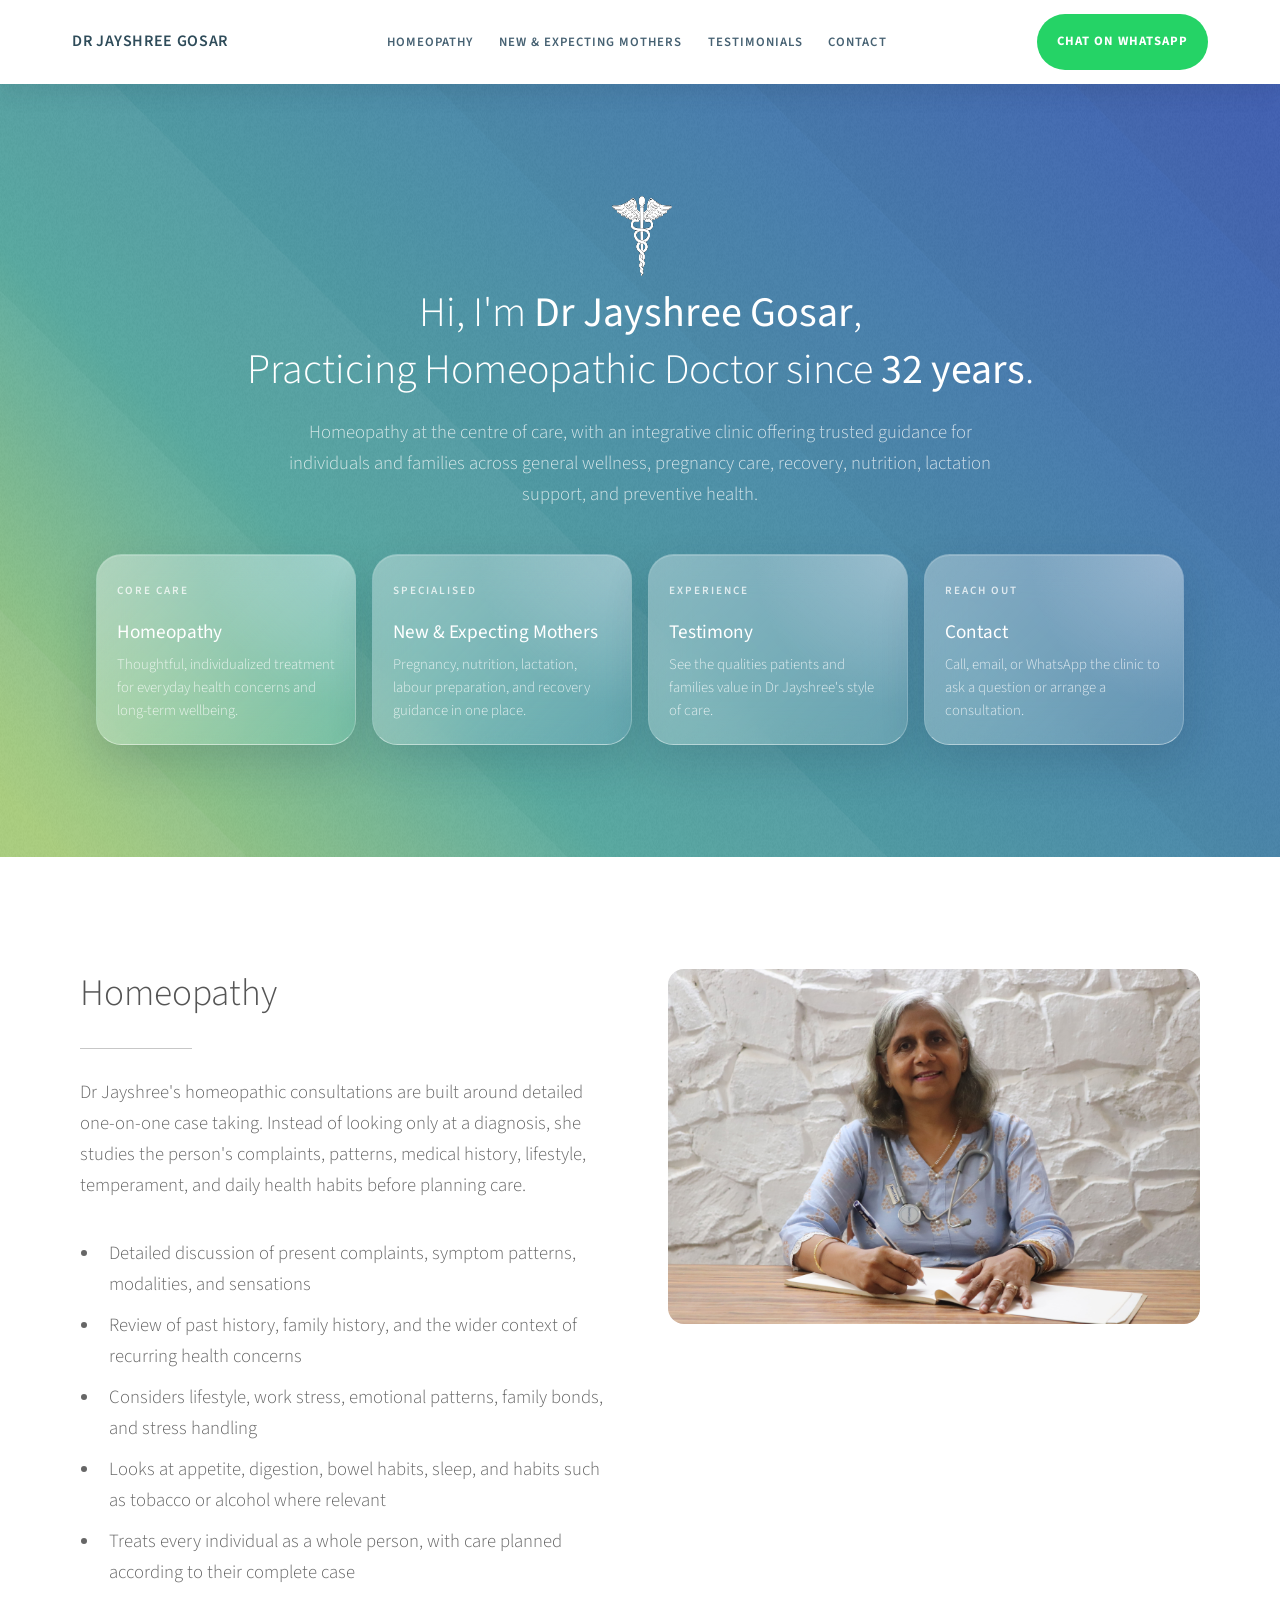
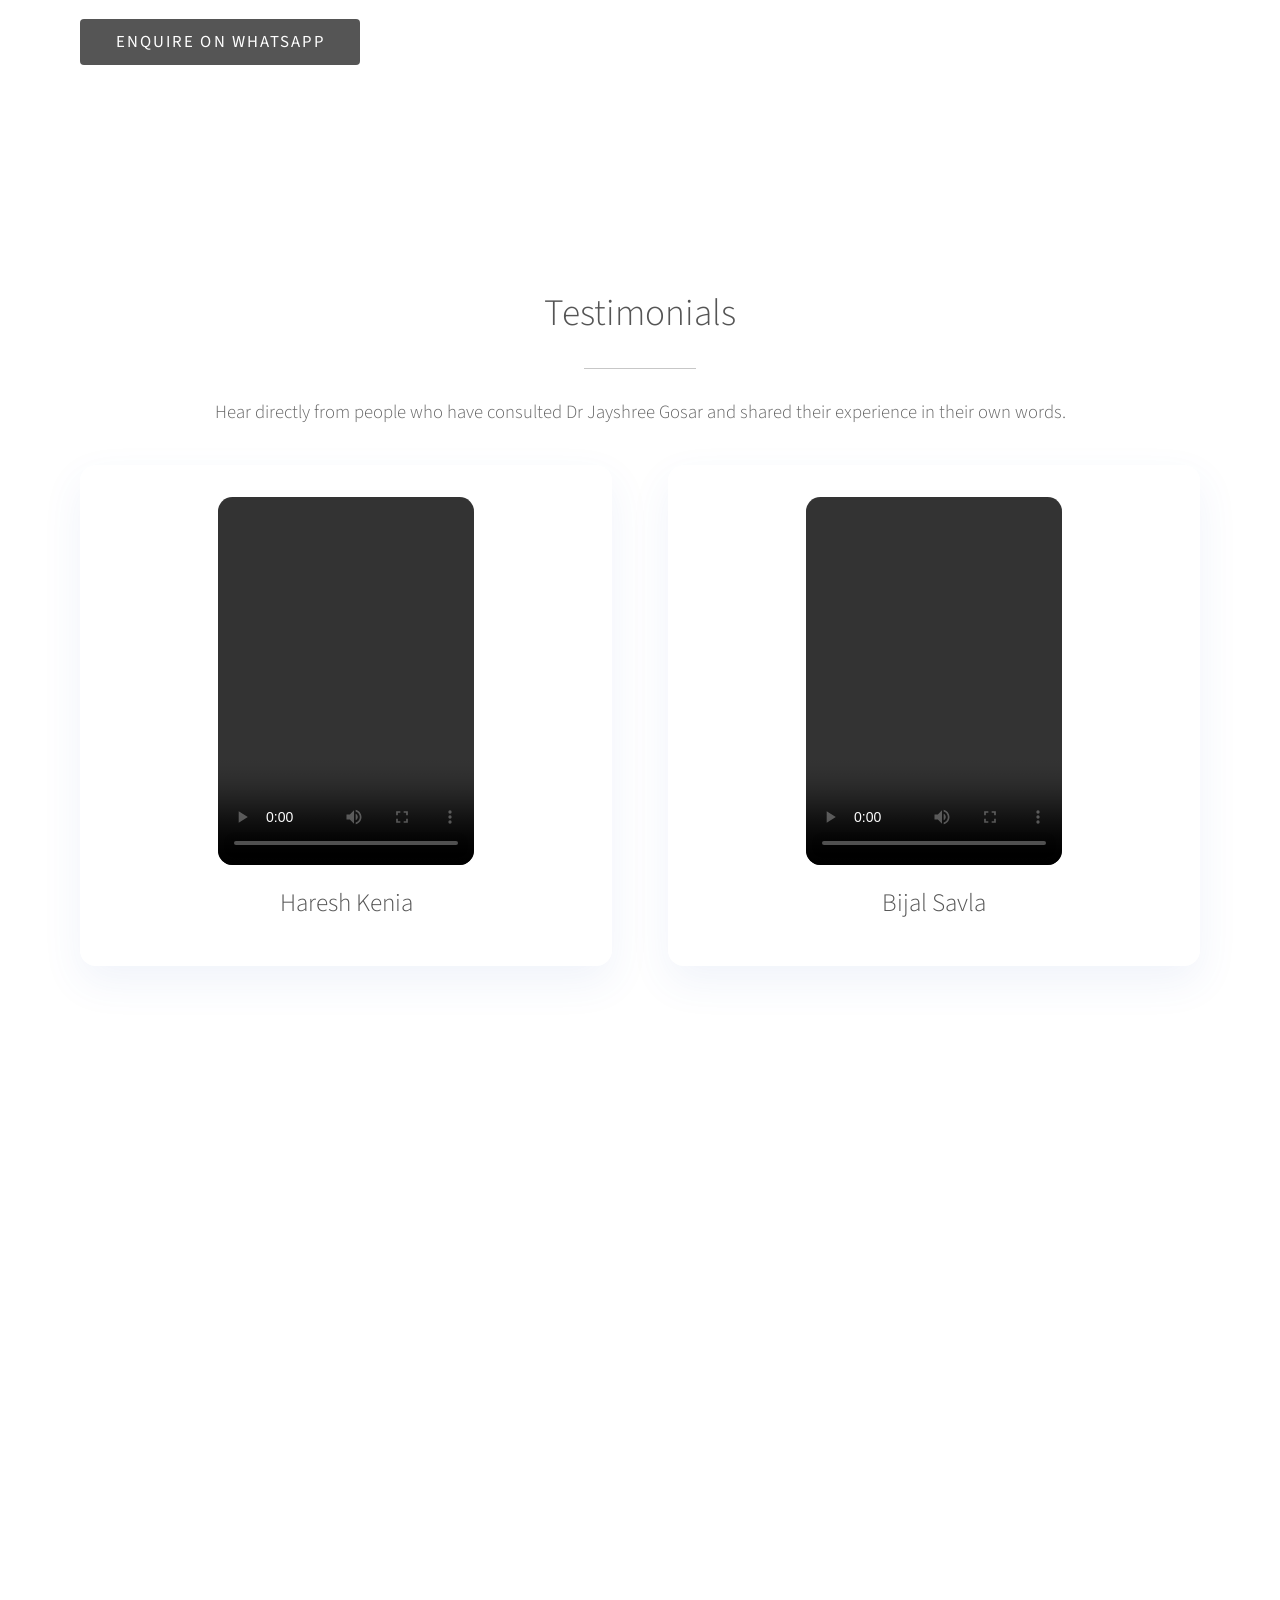
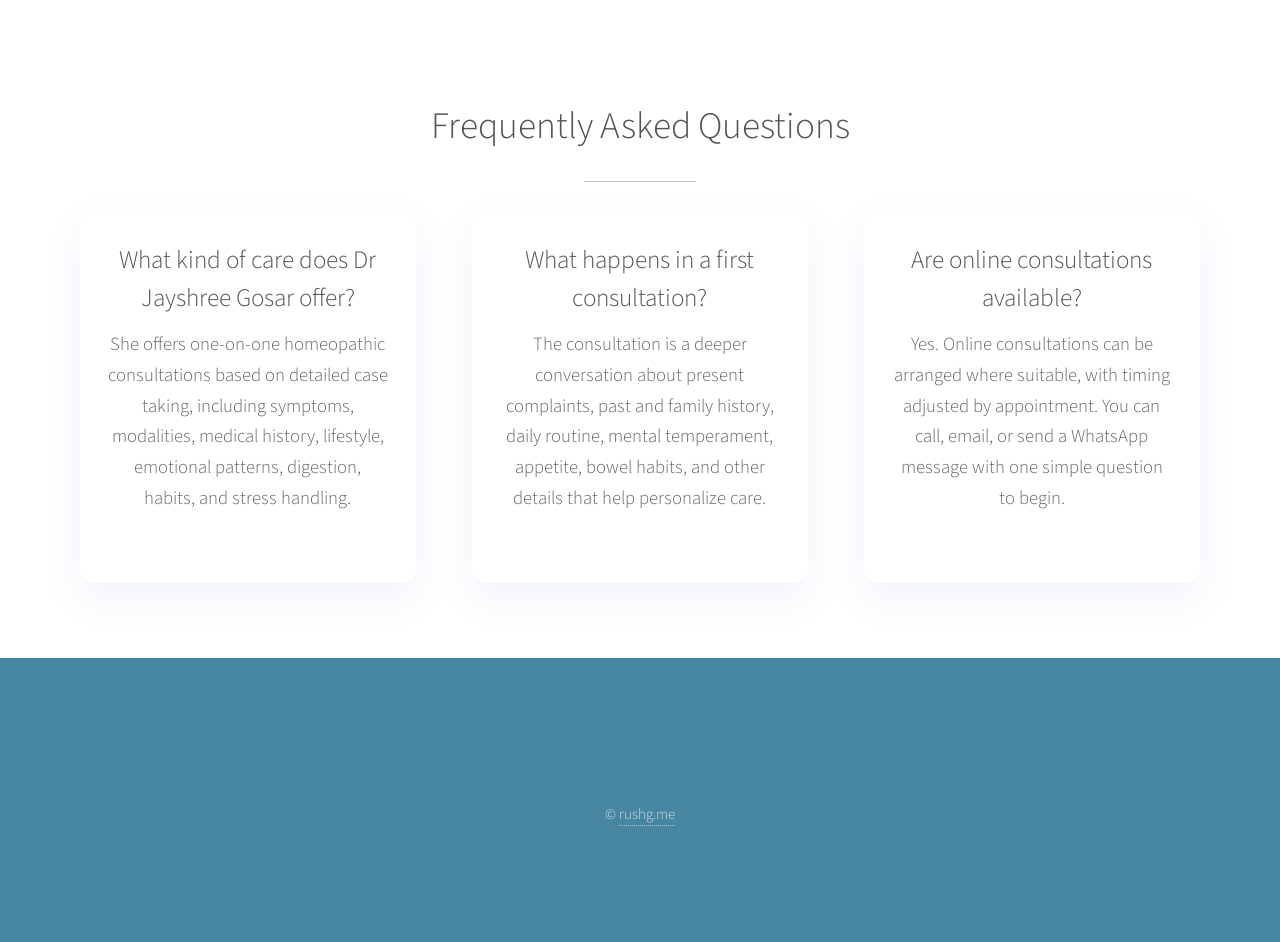
<file: index.html>
<!DOCTYPE HTML>
<!--
	Photon by HTML5 UP
	html5up.net | @ajlkn
	Free for personal and commercial use under the CCA 3.0 license (html5up.net/license)
-->
<html lang="en">
	<head>
		<title>Dr Jayshree Gosar | Homeopathic Doctor & Integrative Clinic</title>
		<meta charset="utf-8" />
		<meta name="viewport" content="width=device-width, initial-scale=1, user-scalable=no" />
		<meta name="description" content="Consult Dr Jayshree Gosar, an experienced homeopathic doctor offering integrative care, wellness guidance, pregnancy support, nutrition advice, lactation guidance, and preventive health consultations." />
		<meta name="robots" content="index, follow, max-image-preview:large, max-snippet:-1, max-video-preview:-1" />
		<meta name="author" content="Dr Jayshree Gosar" />
		<meta name="theme-color" content="#2d3a63" />
		<link rel="canonical" href="https://drjayshree.com/" />
		<meta property="og:type" content="website" />
		<meta property="og:title" content="Dr Jayshree Gosar | Homeopathic Doctor & Integrative Clinic" />
		<meta property="og:description" content="Experienced homeopathic and integrative care for individuals, families, pregnancy support, lactation, nutrition, and general wellness." />
		<meta property="og:url" content="https://drjayshree.com/" />
		<meta property="og:site_name" content="Dr Jayshree's Integrative Clinic" />
		<meta property="og:image" content="https://drjayshree.com/images/jayshree/1-min.JPG" />
		<meta property="og:image:alt" content="Dr Jayshree Gosar with a patient" />
		<meta name="twitter:card" content="summary_large_image" />
		<meta name="twitter:title" content="Dr Jayshree Gosar | Homeopathic Doctor & Integrative Clinic" />
		<meta name="twitter:description" content="Homeopathic and integrative consultations with support for wellness, pregnancy, nutrition, and family care." />
		<meta name="twitter:image" content="https://drjayshree.com/images/jayshree/1-min.JPG" />
		<link rel="sitemap" type="application/xml" title="Sitemap" href="https://drjayshree.com/sitemap.xml" />
		<link rel="stylesheet" href="assets/css/main.css" />
		<noscript><link rel="stylesheet" href="assets/css/noscript.css" /></noscript>
		<script type="application/ld+json">
		{
		  "@context": "https://schema.org",
		  "@graph": [
		    {
		      "@type": "WebSite",
		      "@id": "https://drjayshree.com/#website",
		      "url": "https://drjayshree.com/",
		      "name": "Dr Jayshree's Integrative Clinic",
		      "inLanguage": "en"
		    },
		    {
		      "@type": "Person",
		      "@id": "https://drjayshree.com/#person",
		      "name": "Dr Jayshree Gosar",
		      "jobTitle": "Homeopathic Doctor",
		      "description": "Experienced homeopathic doctor offering integrative care, nutrition guidance, pregnancy support, lactation guidance, and general wellness consultations.",
		      "url": "https://drjayshree.com/",
		      "image": "https://drjayshree.com/images/jayshree/1-min.JPG",
		      "email": "mailto:jayshreegosar64@gmail.com",
		      "telephone": "+91 98690 74038"
		    },
		    {
		      "@type": "WebPage",
		      "@id": "https://drjayshree.com/#webpage",
		      "url": "https://drjayshree.com/",
		      "name": "Dr Jayshree Gosar | Homeopathic Doctor & Integrative Clinic",
		      "description": "Integrative homeopathic care with support for general wellness, pregnancy care, nutrition, lactation, and preventive health.",
		      "isPartOf": {
		        "@id": "https://drjayshree.com/#website"
		      },
		      "about": {
		        "@id": "https://drjayshree.com/#person"
		      }
		    },
		    {
		      "@type": "FAQPage",
		      "@id": "https://drjayshree.com/#faq",
		      "mainEntity": [
		        {
		          "@type": "Question",
		          "name": "What kind of care does Dr Jayshree Gosar offer?",
		          "acceptedAnswer": {
		            "@type": "Answer",
		            "text": "Dr Jayshree Gosar offers homeopathic consultations with an integrative approach that may include wellness guidance, nutrition support, lifestyle counselling, pregnancy care, and family-focused health guidance."
		          }
		        },
		        {
		          "@type": "Question",
		          "name": "Who can contact the clinic?",
		          "acceptedAnswer": {
		            "@type": "Answer",
		            "text": "Individuals, couples, and families can contact the clinic for general consultations, homeopathic care, pregnancy support, postpartum support, and preventive health guidance."
		          }
		        },
		        {
		          "@type": "Question",
		          "name": "How can I contact Dr Jayshree's clinic?",
		          "acceptedAnswer": {
		            "@type": "Answer",
		            "text": "You can contact the clinic by phone, email, or WhatsApp through the contact section on the website."
		          }
		        }
		      ]
		    }
		  ]
		}
		</script>
	</head>
	<body class="is-preload">
		<nav id="navbar">
			<div class="nav-inner">
				<a href="#header" class="brand scrolly">Dr Jayshree Gosar</a>
				<ul class="nav-links">
					<li><a href="#homeopathy" class="scrolly">Homeopathy</a></li>
					<li><a href="mothers.html">New &amp; Expecting Mothers</a></li>
					<li><a href="#testimonials" class="scrolly">Testimonials</a></li>
					<li><a href="#contact" class="scrolly">Contact</a></li>
				</ul>
				<a href="https://wa.me/919869074038" target="_blank" rel="noreferrer" class="nav-cta" data-whatsapp-source="home-nav" data-whatsapp-intent="general">Chat on WhatsApp</a>
			</div>
		</nav>

		<section id="header">
			<div class="inner">
				<span class="icon solid major"></span>
				<img src="images/jayshree/docSymbol.png" width="60" height="80" alt="Clinic symbol" />
				<h1>Hi, I'm <strong>Dr Jayshree Gosar</strong>, <br />
				Practicing Homeopathic Doctor since <strong>32 years</strong>.</h1>
				<p class="hero-intro">
					Homeopathy at the centre of care, with an integrative clinic offering trusted guidance
					for individuals and families across general wellness, pregnancy care, recovery,
					nutrition, lactation support, and preventive health.
				</p>
				<div class="hero-dashboard">
					<a href="#homeopathy" class="dashboard-tile tile-primary scrolly">
						<span class="tile-kicker">Core Care</span>
						<span class="tile-title">Homeopathy</span>
						<span class="tile-copy">Thoughtful, individualized treatment for everyday health concerns and long-term wellbeing.</span>
					</a>
					<a href="mothers.html" class="dashboard-tile tile-soft">
						<span class="tile-kicker">Specialised</span>
						<span class="tile-title">New &amp; Expecting Mothers</span>
						<span class="tile-copy">Pregnancy, nutrition, lactation, labour preparation, and recovery guidance in one place.</span>
					</a>
					<a href="#testimonials" class="dashboard-tile scrolly">
						<span class="tile-kicker">Experience</span>
						<span class="tile-title">Testimony</span>
						<span class="tile-copy">See the qualities patients and families value in Dr Jayshree's style of care.</span>
					</a>
					<a href="#contact" class="dashboard-tile scrolly">
						<span class="tile-kicker">Reach Out</span>
						<span class="tile-title">Contact</span>
						<span class="tile-copy">Call, email, or WhatsApp the clinic to ask a question or arrange a consultation.</span>
					</a>
				</div>
			</div>
		</section>

		<section id="homeopathy" class="main style1 topic-section">
			<div class="container">
				<div class="row gtr-150">
					<div class="col-6 col-12-medium">
						<header class="major">
							<h2>Homeopathy</h2>
						</header>
						<p>
							Dr Jayshree's homeopathic consultations are built around detailed one-on-one case taking.
							Instead of looking only at a diagnosis, she studies the person's complaints, patterns,
							medical history, lifestyle, temperament, and daily health habits before planning care.
						</p>
						<ul class="topic-points">
							<li>Detailed discussion of present complaints, symptom patterns, modalities, and sensations</li>
							<li>Review of past history, family history, and the wider context of recurring health concerns</li>
							<li>Considers lifestyle, work stress, emotional patterns, family bonds, and stress handling</li>
							<li>Looks at appetite, digestion, bowel habits, sleep, and habits such as tobacco or alcohol where relevant</li>
							<li>Treats every individual as a whole person, with care planned according to their complete case</li>
						</ul>
						<ul class="actions">
							<li><a href="https://wa.me/919869074038" target="_blank" rel="noreferrer" class="button primary" data-whatsapp-source="homeopathy" data-whatsapp-intent="consultation">Enquire on WhatsApp</a></li>
						</ul>
					</div>
					<div class="col-6 col-12-medium imp-medium">
						<span class="image fit"><img src="images/jayshree/1-min.JPG" alt="Dr Jayshree with a patient" loading="eager" fetchpriority="high" decoding="async" /></span>
					</div>
				</div>
			</div>
		</section>

		<section id="testimonials" class="main style1 special">
			<div class="container">
				<header class="major">
					<h2>Testimonials</h2>
				</header>
				<p>
					Hear directly from people who have consulted Dr Jayshree Gosar and shared their experience in their own words.
				</p>
				<div class="row gtr-150">
					<div class="col-6 col-12-medium">
						<article class="topic-card testimonial-card">
							<video class="testimonial-video" controls preload="metadata">
								<source src="videos/testimonial-haresh-kenia.mp4" type="video/mp4" />
							</video>
							<h3>Haresh Kenia</h3>
						</article>
					</div>
					<div class="col-6 col-12-medium">
						<article class="topic-card testimonial-card">
							<video class="testimonial-video" controls preload="metadata">
								<source src="videos/testimonial-bijal-savla.mp4" type="video/mp4" />
							</video>
							<h3>Bijal Savla</h3>
						</article>
					</div>
				</div>
			</div>
		</section>

		<section id="contact" class="main style2 special">
			<div class="container">
				<h2>Contact the Clinic</h2>
				<br />
				<header class="major">
					<h4>Reach out for consultations, treatment questions, or program information</h4>
				</header>
				<p>
					Dr Jayshree is based in Mumbai. For consultation timing, online availability, or a first question,
					WhatsApp is the quickest way.
				</p>
				<ul class="actions special">
					<li><a href="tel:+919869074038" class="button wide">Call</a></li>
					<li><a href="mailto:jayshreegosar64@gmail.com" class="button wide">Email</a></li>
					<li><a href="https://wa.me/919869074038" target="_blank" rel="noreferrer" class="button wide" data-whatsapp-source="home-contact" data-whatsapp-intent="general">WhatsApp</a></li>
				</ul>
			</div>
		</section>

		<section id="faq" class="main style1 special">
			<div class="container">
				<header class="major">
					<h2>Frequently Asked Questions</h2>
				</header>
				<div class="row gtr-150">
					<div class="col-4 col-12-medium">
						<article class="topic-card testimonial-card">
							<h3>What kind of care does Dr Jayshree Gosar offer?</h3>
							<p>She offers one-on-one homeopathic consultations based on detailed case taking, including symptoms, modalities, medical history, lifestyle, emotional patterns, digestion, habits, and stress handling.</p>
						</article>
					</div>
					<div class="col-4 col-12-medium">
						<article class="topic-card testimonial-card">
							<h3>What happens in a first consultation?</h3>
							<p>The consultation is a deeper conversation about present complaints, past and family history, daily routine, mental temperament, appetite, bowel habits, and other details that help personalize care.</p>
						</article>
					</div>
					<div class="col-4 col-12-medium">
						<article class="topic-card testimonial-card">
							<h3>Are online consultations available?</h3>
							<p>Yes. Online consultations can be arranged where suitable, with timing adjusted by appointment. You can call, email, or send a WhatsApp message with one simple question to begin.</p>
						</article>
					</div>
				</div>
			</div>
		</section>

		<section id="footer">
			<ul class="copyright">
				<li>&copy; <a href="https://rushg.me">rushg.me</a></li>
			</ul>
		</section>

		<script src="assets/js/jquery.min.js"></script>
		<script src="assets/js/jquery.scrolly.min.js"></script>
		<script src="assets/js/browser.min.js"></script>
		<script src="assets/js/breakpoints.min.js"></script>
		<script src="assets/js/util.js"></script>
		<script src="assets/js/main.js"></script>
	</body>
</html>
</file>
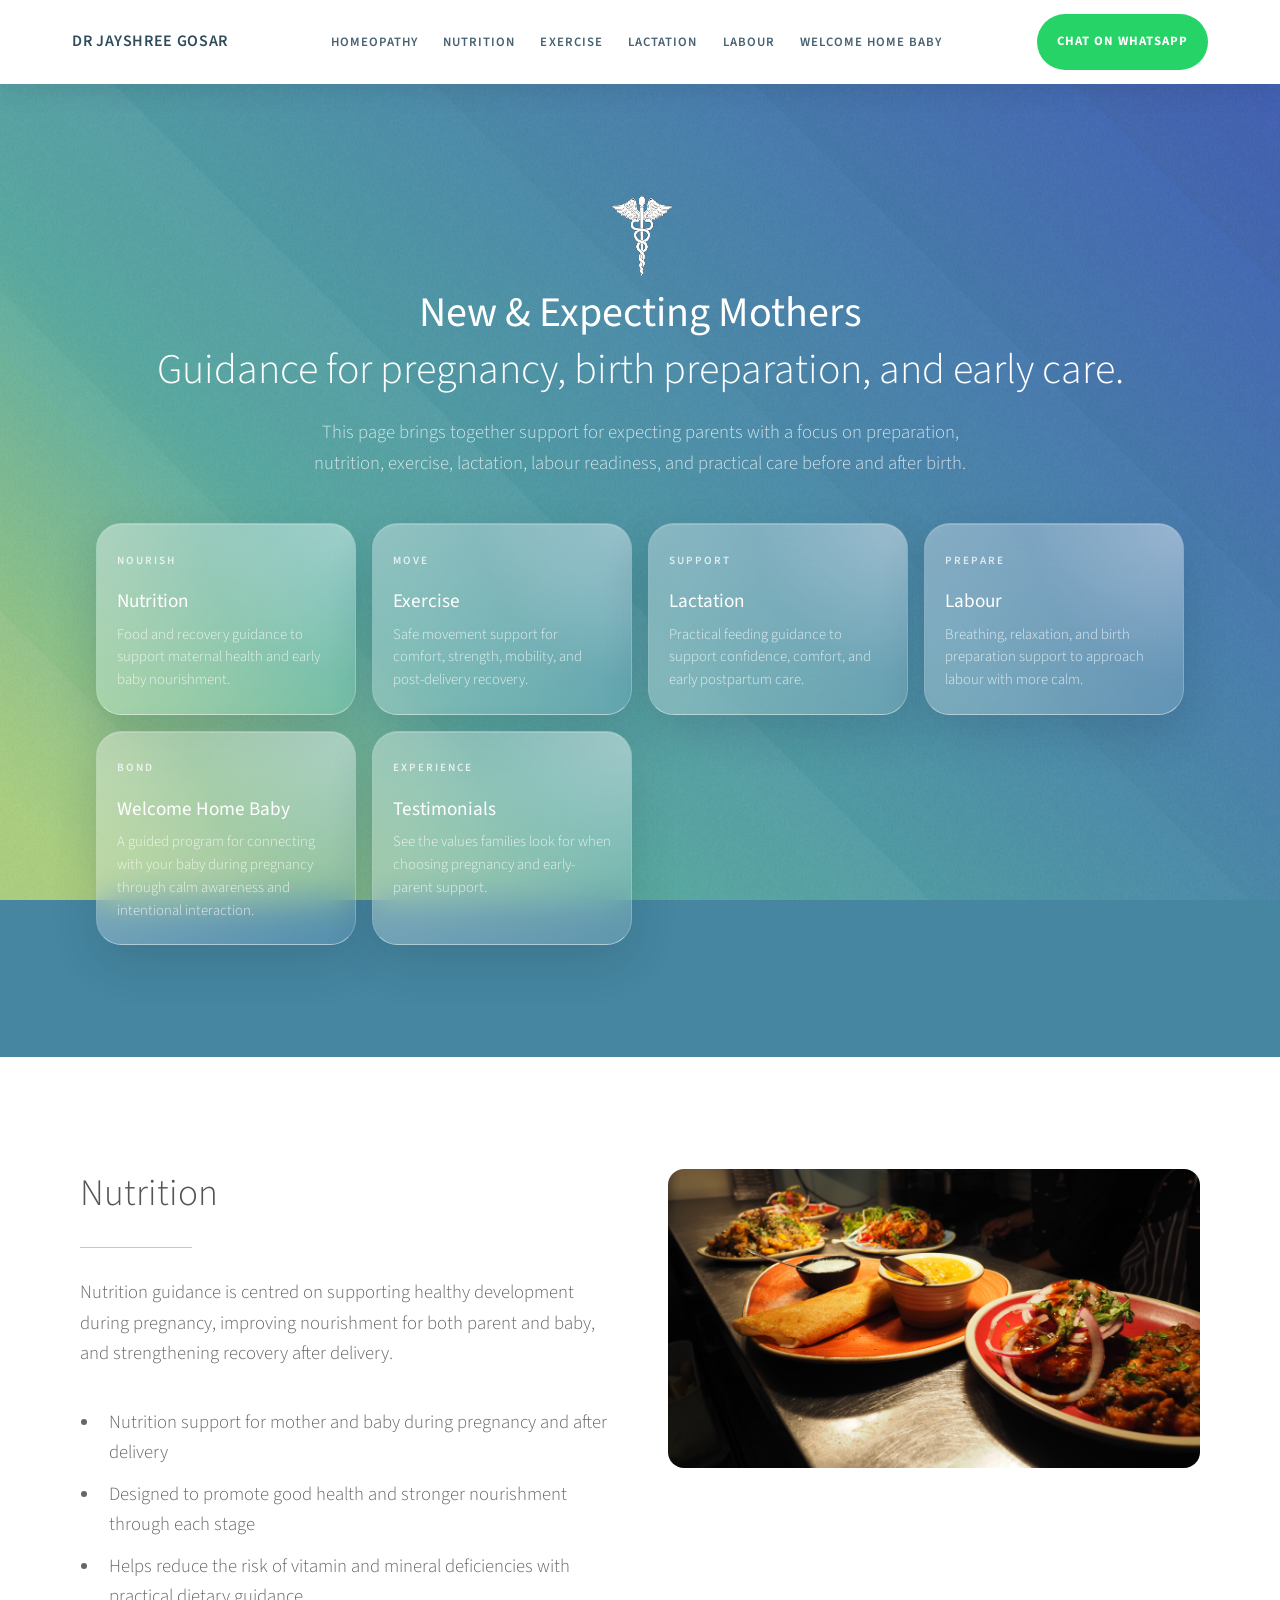
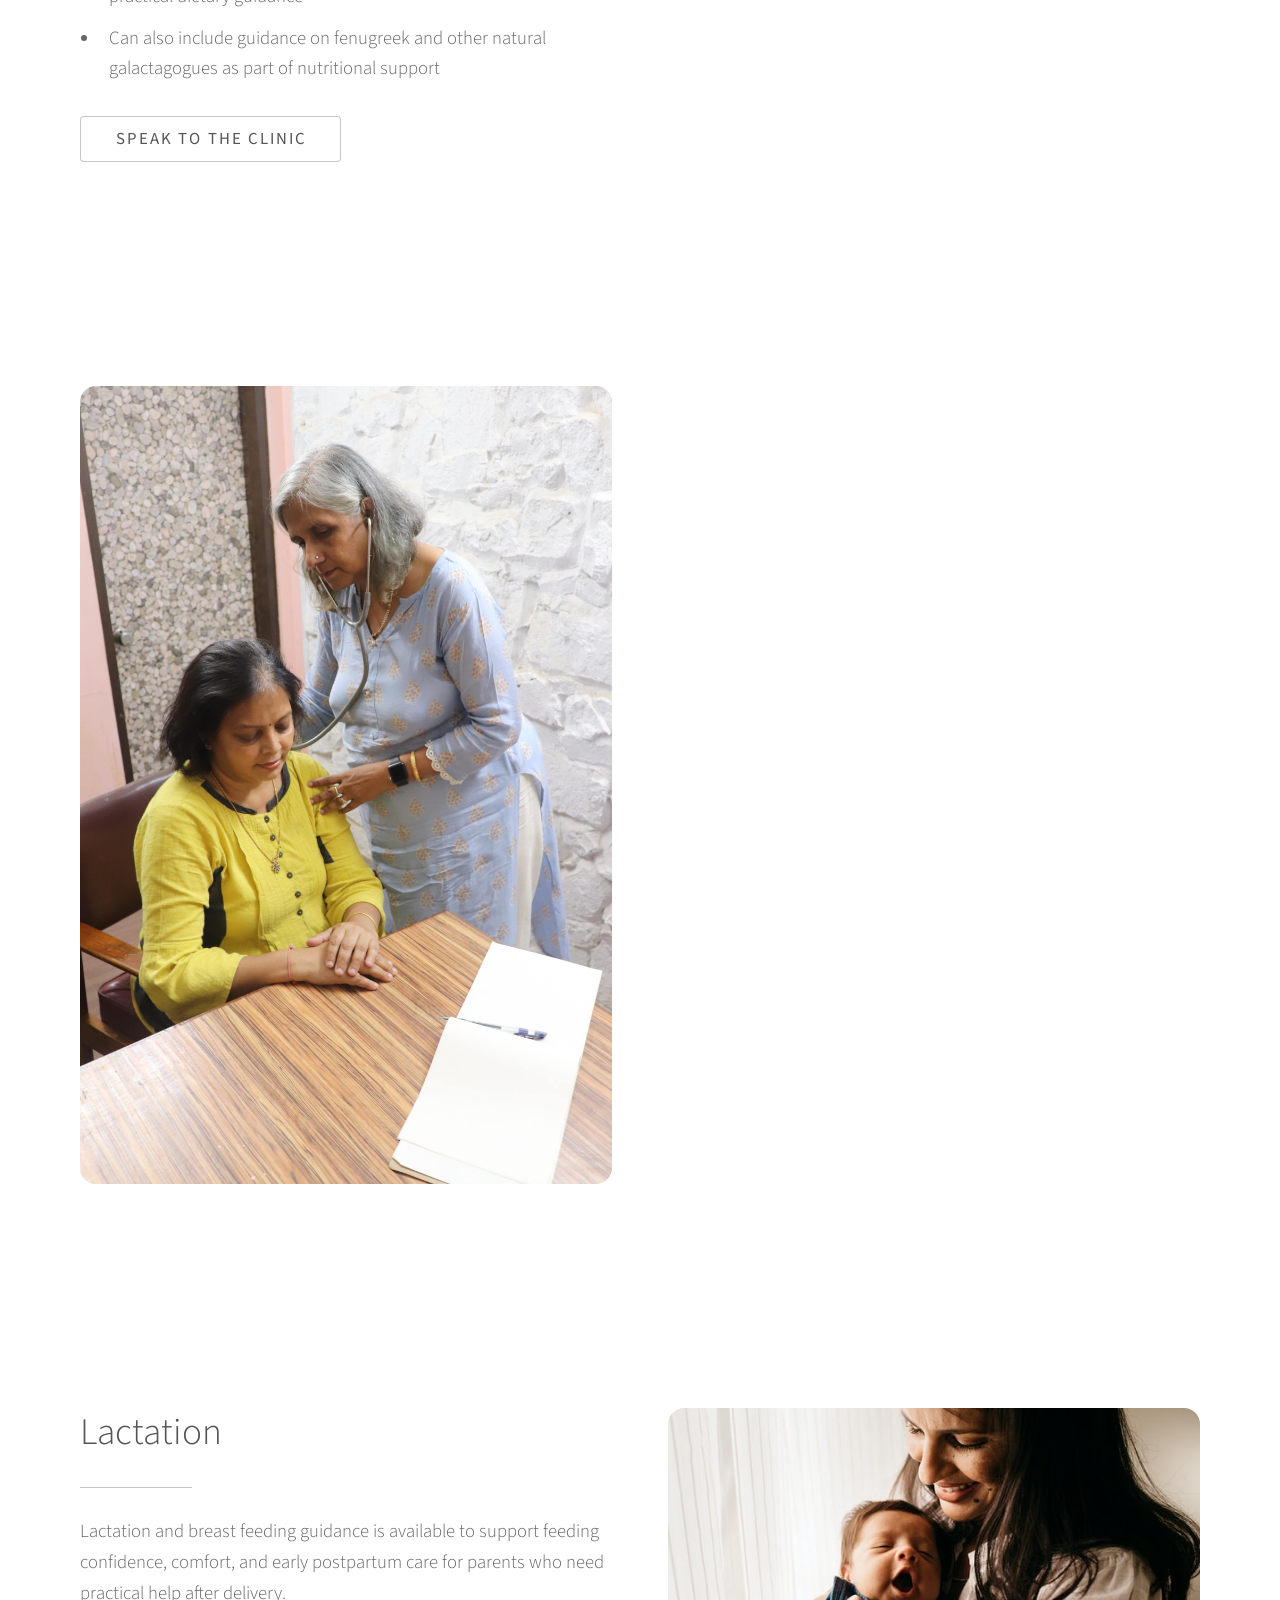
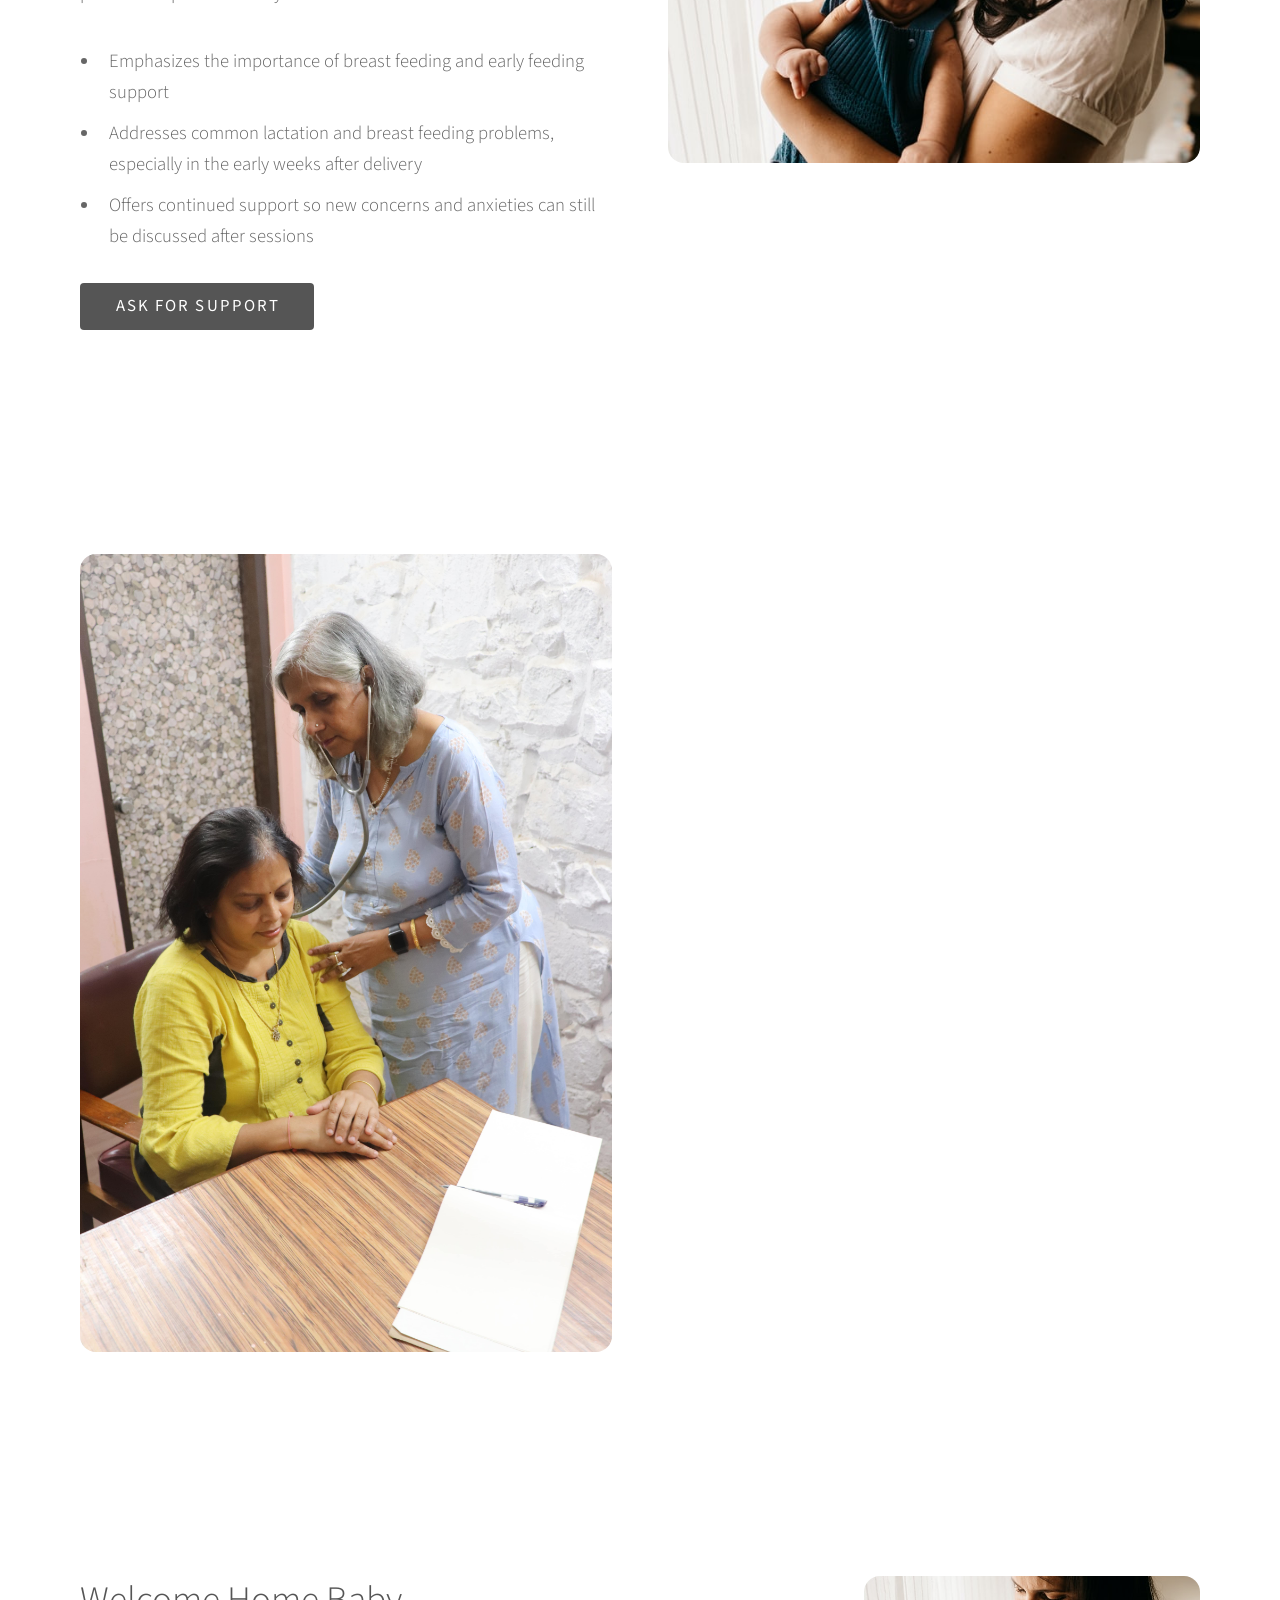
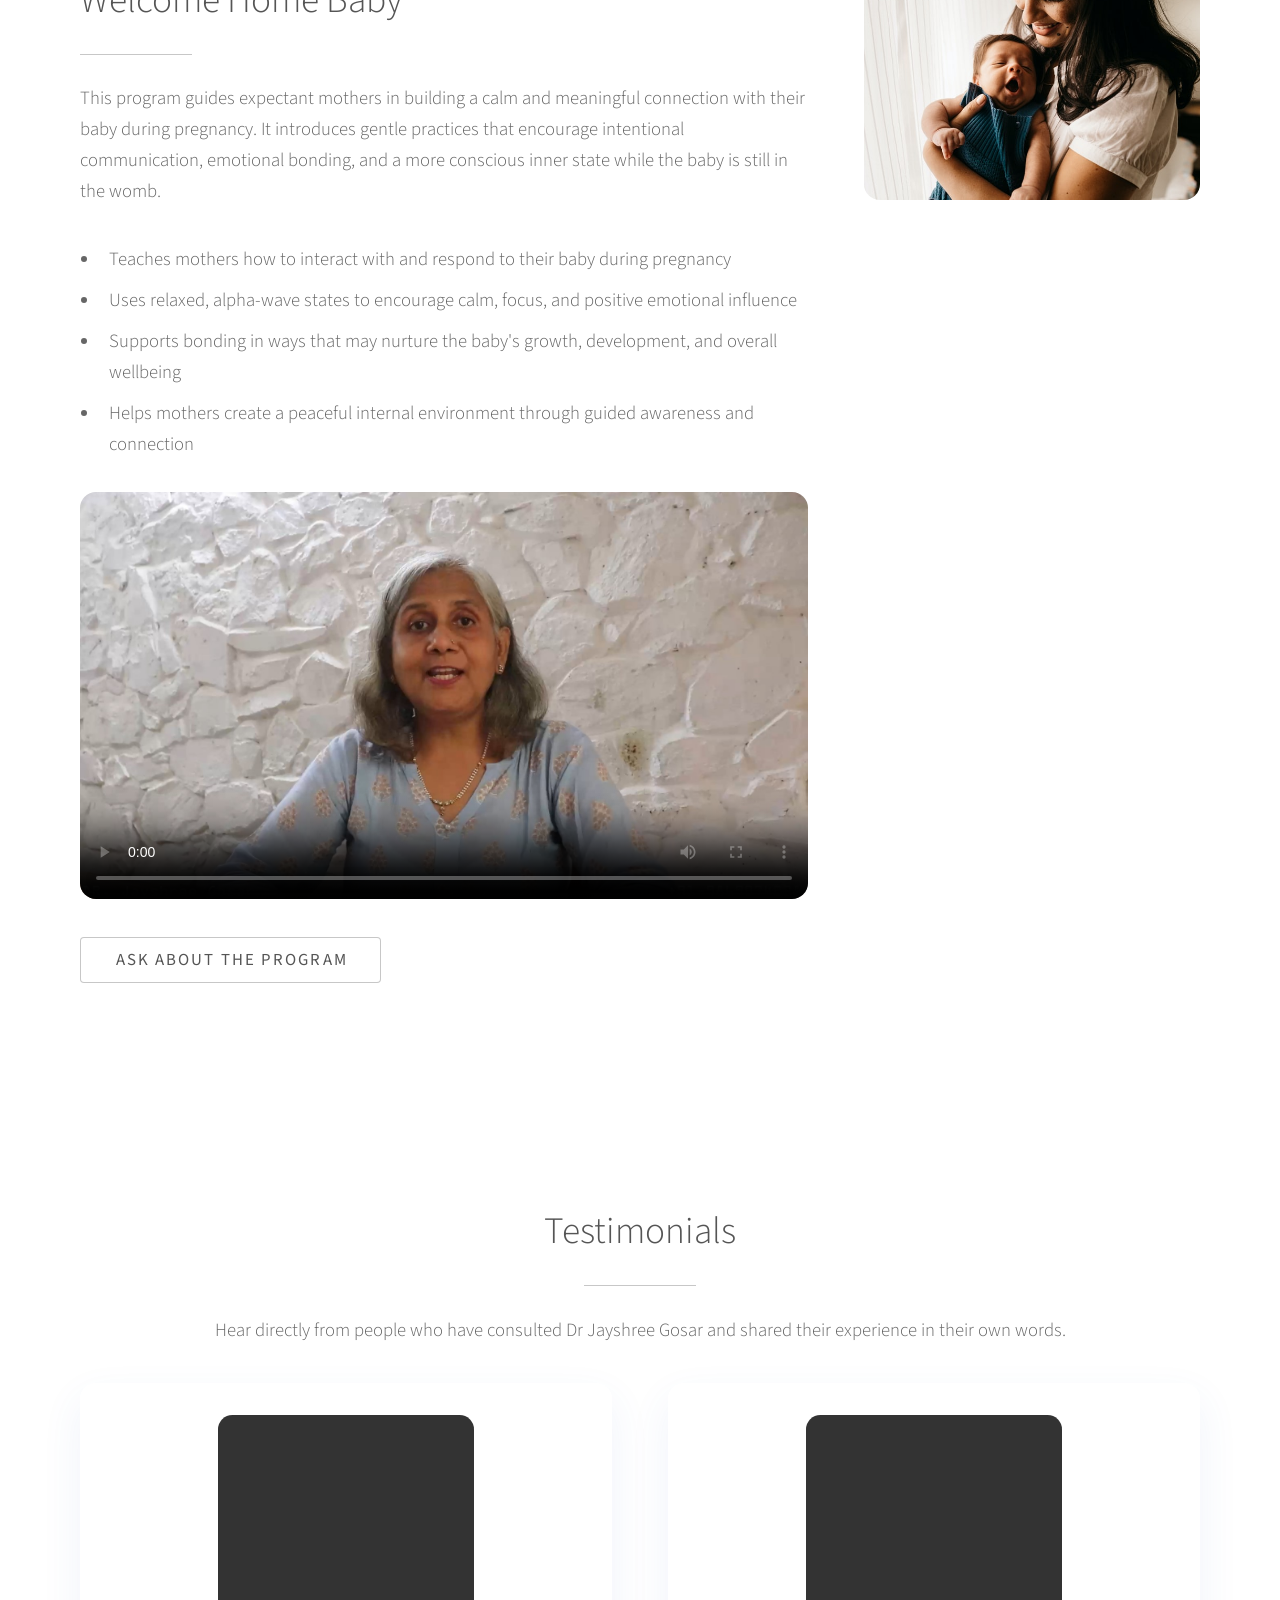
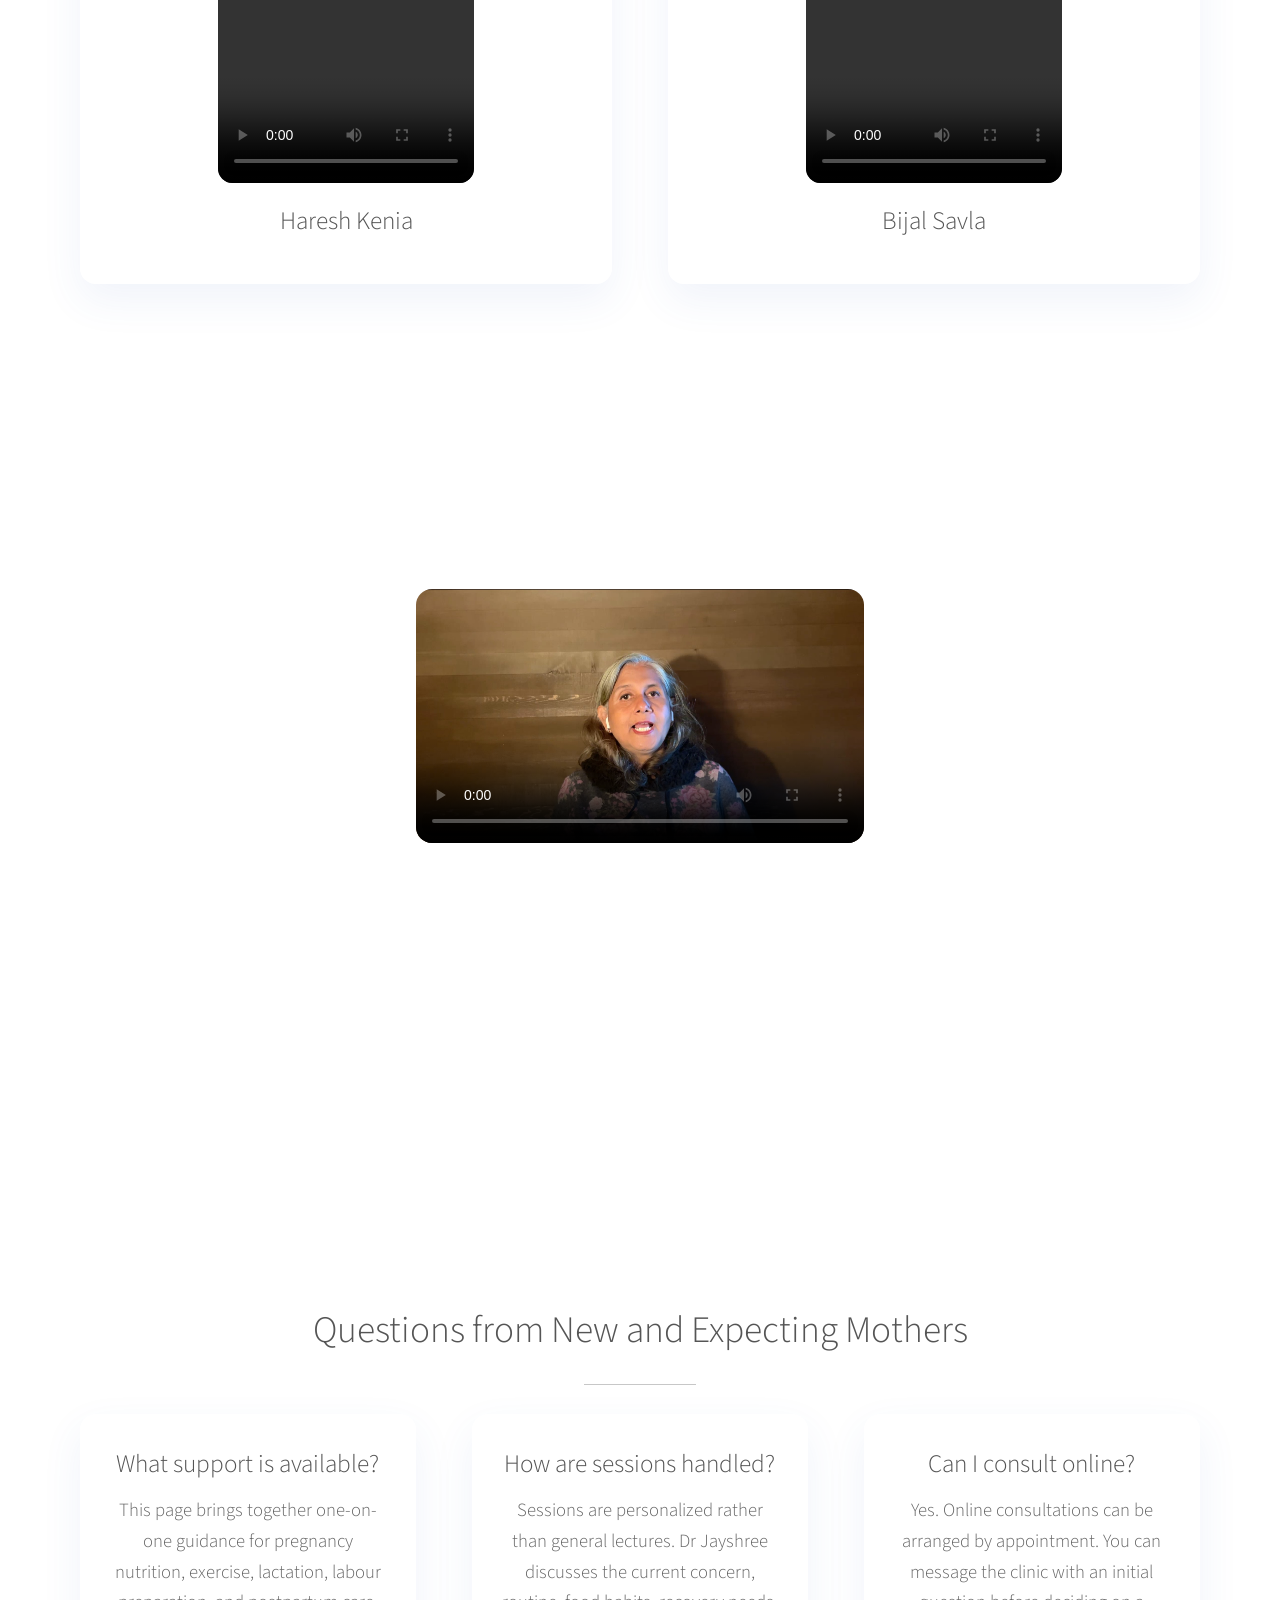
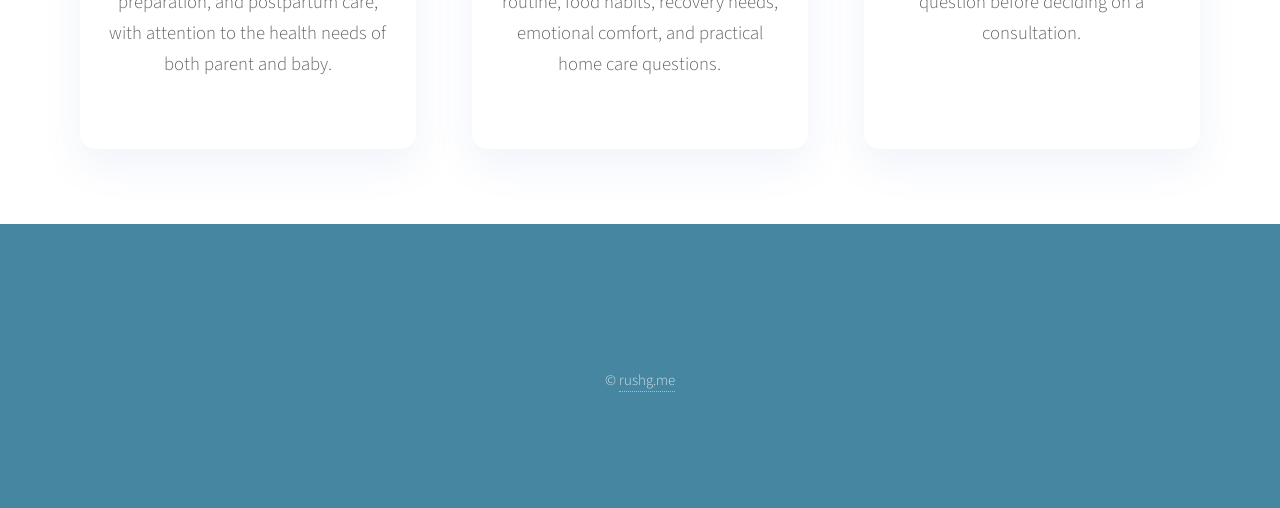
<file: mothers.html>
<!DOCTYPE HTML>
<!--
	Photon by HTML5 UP
	html5up.net | @ajlkn
	Free for personal and commercial use under the CCA 3.0 license (html5up.net/license)
-->
<html lang="en">
	<head>
		<title>New &amp; Expecting Mothers | Dr Jayshree's Integrative Clinic</title>
		<meta charset="utf-8" />
		<meta name="viewport" content="width=device-width, initial-scale=1, user-scalable=no" />
		<meta name="description" content="Support for new and expecting mothers from Dr Jayshree Gosar, including pregnancy nutrition, exercise guidance, lactation support, labour preparation, and postpartum care." />
		<meta name="robots" content="index, follow, max-image-preview:large, max-snippet:-1, max-video-preview:-1" />
		<meta name="author" content="Dr Jayshree Gosar" />
		<meta name="theme-color" content="#2d3a63" />
		<link rel="canonical" href="https://drjayshree.com/mothers.html" />
		<meta property="og:type" content="website" />
		<meta property="og:title" content="New &amp; Expecting Mothers | Dr Jayshree's Integrative Clinic" />
		<meta property="og:description" content="Pregnancy support, maternal nutrition, lactation guidance, labour preparation, and postpartum care from Dr Jayshree Gosar." />
		<meta property="og:url" content="https://drjayshree.com/mothers.html" />
		<meta property="og:site_name" content="Dr Jayshree's Integrative Clinic" />
		<meta property="og:image" content="https://drjayshree.com/images/jayshree/baby04-min.jpg" />
		<meta property="og:image:alt" content="Mother and baby care support" />
		<meta name="twitter:card" content="summary_large_image" />
		<meta name="twitter:title" content="New &amp; Expecting Mothers | Dr Jayshree's Integrative Clinic" />
		<meta name="twitter:description" content="Guidance for pregnancy, nutrition, lactation, labour preparation, and early postpartum care." />
		<meta name="twitter:image" content="https://drjayshree.com/images/jayshree/baby04-min.jpg" />
		<link rel="sitemap" type="application/xml" title="Sitemap" href="https://drjayshree.com/sitemap.xml" />
		<link rel="stylesheet" href="assets/css/main.css" />
		<noscript><link rel="stylesheet" href="assets/css/noscript.css" /></noscript>
		<script type="application/ld+json">
		{
		  "@context": "https://schema.org",
		  "@graph": [
		    {
		      "@type": "WebPage",
		      "@id": "https://drjayshree.com/mothers.html#webpage",
		      "url": "https://drjayshree.com/mothers.html",
		      "name": "New & Expecting Mothers | Dr Jayshree's Integrative Clinic",
		      "description": "Pregnancy nutrition, exercise, lactation, labour preparation, and postpartum support from Dr Jayshree Gosar.",
		      "isPartOf": {
		        "@id": "https://drjayshree.com/#website"
		      },
		      "about": {
		        "@id": "https://drjayshree.com/#person"
		      }
		    },
		    {
		      "@type": "ItemList",
		      "@id": "https://drjayshree.com/mothers.html#services",
		      "name": "Support for New and Expecting Mothers",
		      "itemListElement": [
		        {
		          "@type": "ListItem",
		          "position": 1,
		          "name": "Pregnancy Nutrition Guidance"
		        },
		        {
		          "@type": "ListItem",
		          "position": 2,
		          "name": "Exercise and Mobility Guidance"
		        },
		        {
		          "@type": "ListItem",
		          "position": 3,
		          "name": "Lactation Support"
		        },
		        {
		          "@type": "ListItem",
		          "position": 4,
		          "name": "Labour Preparation"
		        },
		        {
		          "@type": "ListItem",
		          "position": 5,
		          "name": "Postpartum and Early Baby Support"
		        }
		      ]
		    },
		    {
		      "@type": "FAQPage",
		      "@id": "https://drjayshree.com/mothers.html#faq",
		      "mainEntity": [
		        {
		          "@type": "Question",
		          "name": "What support is available for expecting mothers?",
		          "acceptedAnswer": {
		            "@type": "Answer",
		            "text": "The mothers page covers pregnancy nutrition, movement guidance, lactation support, labour preparation, and early postpartum care."
		          }
		        },
		        {
		          "@type": "Question",
		          "name": "Can I contact the clinic during pregnancy or after delivery?",
		          "acceptedAnswer": {
		            "@type": "Answer",
		            "text": "Yes. Parents can contact the clinic for guidance during pregnancy, after delivery, or when they want to learn more about available support."
		          }
		        },
		        {
		          "@type": "Question",
		          "name": "How can I ask about the mothers programs?",
		          "acceptedAnswer": {
		            "@type": "Answer",
		            "text": "You can enquire by phone, email, or WhatsApp using the contact options on the page."
		          }
		        }
		      ]
		    }
		  ]
		}
		</script>
	</head>
	<body class="is-preload">
		<nav id="navbar">
			<div class="nav-inner">
				<a href="index.html" class="brand">Dr Jayshree Gosar</a>
				<ul class="nav-links">
					<li><a href="index.html#homeopathy">Homeopathy</a></li>
					<li><a href="#nutrition" class="scrolly">Nutrition</a></li>
					<li><a href="#exercise" class="scrolly">Exercise</a></li>
					<li><a href="#lactation" class="scrolly">Lactation</a></li>
					<li><a href="#labour" class="scrolly">Labour</a></li>
					<li><a href="#welcome-home-baby" class="scrolly">Welcome Home Baby</a></li>
				</ul>
				<a href="https://wa.me/919869074038" target="_blank" rel="noreferrer" class="nav-cta" data-whatsapp-source="mothers-nav" data-whatsapp-intent="general">Chat on WhatsApp</a>
			</div>
		</nav>

		<section id="header">
			<div class="inner">
				<span class="icon solid major"></span>
				<img src="images/jayshree/docSymbol.png" width="60" height="80" alt="Clinic symbol" />
				<h1><strong>New &amp; Expecting Mothers</strong><br />
				Guidance for pregnancy, birth preparation, and early care.</h1>
				<p class="hero-intro">
					This page brings together support for expecting parents with a focus on preparation,
					nutrition, exercise, lactation, labour readiness, and practical care before and after birth.
				</p>
				<div class="hero-dashboard">
					<a href="#nutrition" class="dashboard-tile tile-primary scrolly">
						<span class="tile-kicker">Nourish</span>
						<span class="tile-title">Nutrition</span>
						<span class="tile-copy">Food and recovery guidance to support maternal health and early baby nourishment.</span>
					</a>
					<a href="#exercise" class="dashboard-tile tile-soft scrolly">
						<span class="tile-kicker">Move</span>
						<span class="tile-title">Exercise</span>
						<span class="tile-copy">Safe movement support for comfort, strength, mobility, and post-delivery recovery.</span>
					</a>
					<a href="#lactation" class="dashboard-tile scrolly">
						<span class="tile-kicker">Support</span>
						<span class="tile-title">Lactation</span>
						<span class="tile-copy">Practical feeding guidance to support confidence, comfort, and early postpartum care.</span>
					</a>
					<a href="#labour" class="dashboard-tile scrolly">
						<span class="tile-kicker">Prepare</span>
						<span class="tile-title">Labour</span>
						<span class="tile-copy">Breathing, relaxation, and birth preparation support to approach labour with more calm.</span>
					</a>
					<a href="#welcome-home-baby" class="dashboard-tile tile-soft scrolly">
						<span class="tile-kicker">Bond</span>
						<span class="tile-title">Welcome Home Baby</span>
						<span class="tile-copy">A guided program for connecting with your baby during pregnancy through calm awareness and intentional interaction.</span>
					</a>
					<a href="#testimonials" class="dashboard-tile scrolly">
						<span class="tile-kicker">Experience</span>
						<span class="tile-title">Testimonials</span>
						<span class="tile-copy">See the values families look for when choosing pregnancy and early-parent support.</span>
					</a>
				</div>
			</div>
		</section>

		<section id="nutrition" class="main style1 topic-section">
			<div class="container">
				<div class="row gtr-150">
					<div class="col-6 col-12-medium">
						<header class="major">
							<h2>Nutrition</h2>
						</header>
						<p>
							Nutrition guidance is centred on supporting healthy development during pregnancy,
							improving nourishment for both parent and baby, and strengthening recovery after delivery.
						</p>
						<ul class="topic-points">
							<li>Nutrition support for mother and baby during pregnancy and after delivery</li>
							<li>Designed to promote good health and stronger nourishment through each stage</li>
							<li>Helps reduce the risk of vitamin and mineral deficiencies with practical dietary guidance</li>
							<li>Can also include guidance on fenugreek and other natural galactagogues as part of nutritional support</li>
						</ul>
						<ul class="actions">
							<li><a href="https://wa.me/919869074038" target="_blank" rel="noreferrer" class="button" data-whatsapp-source="nutrition" data-whatsapp-intent="program">Speak to the Clinic</a></li>
						</ul>
					</div>
					<div class="col-6 col-12-medium">
						<span class="image fit"><img src="images/jayshree/food3-min.jpg" alt="Nutrition support during pregnancy and postpartum recovery" loading="lazy" decoding="async" /></span>
					</div>
				</div>
			</div>
		</section>

		<section id="exercise" class="main style2 topic-section">
			<div class="container">
				<div class="row gtr-150">
					<div class="col-6 col-12-medium imp-medium">
						<span class="image fit"><img src="images/jayshree/2-min.JPG" alt="Exercise and wellness guidance for expecting mothers" loading="lazy" decoding="async" /></span>
					</div>
					<div class="col-6 col-12-medium">
						<header class="major">
							<h2>Exercise</h2>
						</header>
						<p>
							Exercise guidance is provided to support comfort, mobility, physical strength, and better recovery
							during and after pregnancy, with practical movement advice suited to each stage.
						</p>
						<ul class="topic-points">
							<li>Supports strength, mobility, and comfort during pregnancy</li>
							<li>Helps improve recovery and physical confidence after delivery</li>
							<li>Can include safe movement practices suited to changing stages of pregnancy</li>
						</ul>
						<ul class="actions">
							<li><a href="https://wa.me/919869074038" target="_blank" rel="noreferrer" class="button" data-whatsapp-source="exercise" data-whatsapp-intent="program">Ask About Sessions</a></li>
						</ul>
					</div>
				</div>
			</div>
		</section>

		<section id="lactation" class="main style1 topic-section">
			<div class="container">
				<div class="row gtr-150">
					<div class="col-6 col-12-medium">
						<header class="major">
							<h2>Lactation</h2>
						</header>
						<p>
							Lactation and breast feeding guidance is available to support feeding confidence,
							comfort, and early postpartum care for parents who need practical help after delivery.
						</p>
						<ul class="topic-points">
							<li>Emphasizes the importance of breast feeding and early feeding support</li>
							<li>Addresses common lactation and breast feeding problems, especially in the early weeks after delivery</li>
							<li>Offers continued support so new concerns and anxieties can still be discussed after sessions</li>
						</ul>
						<ul class="actions">
							<li><a href="https://wa.me/919869074038" target="_blank" rel="noreferrer" class="button primary" data-whatsapp-source="lactation" data-whatsapp-intent="support">Ask for Support</a></li>
						</ul>
					</div>
					<div class="col-6 col-12-medium">
						<span class="image fit"><img src="images/jayshree/baby04-min.jpg" alt="Mother and baby care with lactation support" loading="lazy" decoding="async" /></span>
					</div>
				</div>
			</div>
		</section>

		<section id="labour" class="main style2 topic-section">
			<div class="container">
				<div class="row gtr-150">
					<div class="col-6 col-12-medium imp-medium">
						<span class="image fit"><img src="images/jayshree/2-min.JPG" alt="Labour preparation guidance and calm birth support" loading="lazy" decoding="async" /></span>
					</div>
					<div class="col-6 col-12-medium">
						<header class="major">
							<h2>Labor</h2>
						</header>
						<p>
							Labour preparation includes breathing, relaxation, and hypno birthing approaches that
							help parents approach birth with greater calm, confidence, and readiness.
						</p>
						<ul class="topic-points">
							<li>Prepared for breathing, relaxation, and labour readiness support</li>
							<li>Can include guidance for calmer labour and hypno birthing preparation</li>
							<li>Supports confidence and emotional readiness before birth</li>
						</ul>
						<ul class="actions">
							<li><a href="https://wa.me/919869074038" target="_blank" rel="noreferrer" class="button" data-whatsapp-source="labour" data-whatsapp-intent="consultation">Book a Consultation</a></li>
						</ul>
					</div>
				</div>
			</div>
		</section>

		<section id="welcome-home-baby" class="main style1 topic-section">
			<div class="container">
				<div class="row gtr-150">
					<div class="col-8 col-12-medium">
						<header class="major">
							<h2>Welcome Home Baby</h2>
						</header>
						<p>
							This program guides expectant mothers in building a calm and meaningful connection with their baby during pregnancy.
							It introduces gentle practices that encourage intentional communication, emotional bonding, and a more conscious inner state while the baby is still in the womb.
						</p>
						<ul class="topic-points">
							<li>Teaches mothers how to interact with and respond to their baby during pregnancy</li>
							<li>Uses relaxed, alpha-wave states to encourage calm, focus, and positive emotional influence</li>
							<li>Supports bonding in ways that may nurture the baby's growth, development, and overall wellbeing</li>
							<li>Helps mothers create a peaceful internal environment through guided awareness and connection</li>
						</ul>
						<span class="image fit">
							<video poster="images/jayshree/videoPreview-1-min.jpg" controls>
								<source src="https://github.com/rushabh55/jayshreePortfolio/blob/main/videos/1.mp4?raw=true" />
							</video>
						</span>
						<ul class="actions">
							<li><a href="https://wa.me/919869074038" target="_blank" rel="noreferrer" class="button" data-whatsapp-source="welcome-home-baby" data-whatsapp-intent="program">Ask About the Program</a></li>
						</ul>
					</div>
					<div class="col-4 col-12-medium">
						<span class="image fit"><img src="images/jayshree/baby04-min.jpg" alt="Mother and baby bonding during pregnancy" loading="lazy" decoding="async" /></span>
					</div>
				</div>
			</div>
		</section>

		<section id="testimonials" class="main style1 special">
			<div class="container">
				<header class="major">
					<h2>Testimonials</h2>
				</header>
				<p>
					Hear directly from people who have consulted Dr Jayshree Gosar and shared their experience in their own words.
				</p>
				<div class="row gtr-150">
					<div class="col-6 col-12-medium">
						<article class="topic-card testimonial-card">
							<video class="testimonial-video" controls preload="metadata">
								<source src="videos/testimonial-haresh-kenia.mp4" type="video/mp4" />
							</video>
							<h3>Haresh Kenia</h3>
						</article>
					</div>
					<div class="col-6 col-12-medium">
						<article class="topic-card testimonial-card">
							<video class="testimonial-video" controls preload="metadata">
								<source src="videos/testimonial-bijal-savla.mp4" type="video/mp4" />
							</video>
							<h3>Bijal Savla</h3>
						</article>
					</div>
				</div>
			</div>
		</section>

		<section id="contact" class="main style2 special">
			<div class="container">
				<h2>Contact the Clinic</h2>
				<br />
				<video class="contact-video" poster="images/jayshree/video2-min.jpg" controls>
					<source src="https://github.com/rushabh55/jayshreePortfolio/blob/main/videos/2.mp4?raw=true" />
				</video>
				<header class="major">
					<h4>Reach out for consultations, program details, or support during pregnancy and recovery</h4>
				</header>
				<p>
					Dr Jayshree is based in Mumbai. For consultation timing, online availability, or a first question,
					WhatsApp is the quickest way.
				</p>
				<ul class="actions special">
					<li><a href="tel:+919869074038" class="button wide">Call</a></li>
					<li><a href="mailto:jayshreegosar64@gmail.com" class="button wide">Email</a></li>
					<li><a href="https://wa.me/919869074038" target="_blank" rel="noreferrer" class="button wide" data-whatsapp-source="mothers-contact" data-whatsapp-intent="general">WhatsApp</a></li>
				</ul>
			</div>
		</section>

		<section id="faq" class="main style1 special">
			<div class="container">
				<header class="major">
					<h2>Questions from New and Expecting Mothers</h2>
				</header>
				<div class="row gtr-150">
					<div class="col-4 col-12-medium">
						<article class="topic-card testimonial-card">
							<h3>What support is available?</h3>
							<p>This page brings together one-on-one guidance for pregnancy nutrition, exercise, lactation, labour preparation, and postpartum care, with attention to the health needs of both parent and baby.</p>
						</article>
					</div>
					<div class="col-4 col-12-medium">
						<article class="topic-card testimonial-card">
							<h3>How are sessions handled?</h3>
							<p>Sessions are personalized rather than general lectures. Dr Jayshree discusses the current concern, routine, food habits, recovery needs, emotional comfort, and practical home care questions.</p>
						</article>
					</div>
					<div class="col-4 col-12-medium">
						<article class="topic-card testimonial-card">
							<h3>Can I consult online?</h3>
							<p>Yes. Online consultations can be arranged by appointment. You can message the clinic with an initial question before deciding on a consultation.</p>
						</article>
					</div>
				</div>
			</div>
		</section>

		<section id="footer">
			<ul class="copyright">
				<li>&copy; <a href="https://rushg.me">rushg.me</a></li>
			</ul>
		</section>

		<script src="assets/js/jquery.min.js"></script>
		<script src="assets/js/jquery.scrolly.min.js"></script>
		<script src="assets/js/browser.min.js"></script>
		<script src="assets/js/breakpoints.min.js"></script>
		<script src="assets/js/util.js"></script>
		<script src="assets/js/main.js"></script>
	</body>
</html>
</file>
<file: assets/css/noscript.css>
/*
	Photon by HTML5 UP
	html5up.net | @ajlkn
	Free for personal and commercial use under the CCA 3.0 license (html5up.net/license)
*/

/* Header */

	body.is-preload #header .inner {
		-moz-transform: none;
		-webkit-transform: none;
		-ms-transform: none;
		transform: none;
		opacity: 1;
	}

		body.is-preload #header .inner .actions {
			-moz-transform: none;
			-webkit-transform: none;
			-ms-transform: none;
			transform: none;
			opacity: 1;
		}

	body.is-preload #header:after {
		opacity: 0;
	}
</file>
<file: assets/css/main.css>
@import url("fontawesome-all.min.css");
@import url("https://fonts.googleapis.com/css?family=Source+Sans+Pro:300,300italic,400,400italic");

/*
	Photon by HTML5 UP
	html5up.net | @ajlkn
	Free for personal and commercial use under the CCA 3.0 license (html5up.net/license)
*/

html, body, div, span, applet, object,
iframe, h1, h2, h3, h4, h5, h6, p, blockquote,
pre, a, abbr, acronym, address, big, cite,
code, del, dfn, em, img, ins, kbd, q, s, samp,
small, strike, strong, sub, sup, tt, var, b,
u, i, center, dl, dt, dd, ol, ul, li, fieldset,
form, label, legend, table, caption, tbody,
tfoot, thead, tr, th, td, article, aside,
canvas, details, embed, figure, figcaption,
footer, header, hgroup, menu, nav, output, ruby,
section, summary, time, mark, audio, video {
	margin: 0;
	padding: 0;
	border: 0;
	font-size: 100%;
	font: inherit;
	vertical-align: baseline;}

article, aside, details, figcaption, figure,
footer, header, hgroup, menu, nav, section {
	display: block;}

body {
	line-height: 1;
}

ol, ul {
	list-style: none;
}

blockquote, q {
	quotes: none;
}

	blockquote:before, blockquote:after, q:before, q:after {
		content: '';
		content: none;
	}

table {
	border-collapse: collapse;
	border-spacing: 0;
}

body {
	-webkit-text-size-adjust: none;
	scroll-padding-top: 6.5rem;
}

mark {
	background-color: transparent;
	color: inherit;
}

input::-moz-focus-inner {
	border: 0;
	padding: 0;
}

input, select, textarea {
	-moz-appearance: none;
	-webkit-appearance: none;
	-ms-appearance: none;
	appearance: none;
}

/* Basic */

	html {
		box-sizing: border-box;
	}

	*, *:before, *:after {
		box-sizing: inherit;
	}

	body {
		background: #fff;
	}

		body.is-preload *, body.is-preload *:before, body.is-preload *:after {
			-moz-animation: none !important;
			-webkit-animation: none !important;
			-ms-animation: none !important;
			animation: none !important;
			-moz-transition: none !important;
			-webkit-transition: none !important;
			-ms-transition: none !important;
			transition: none !important;
		}

	body, input, select, textarea {
		color: #666;
		font-family: "Source Sans Pro", Helvetica, sans-serif;
		font-size: 16pt;
		font-weight: 300;
		line-height: 1.65em;
	}

	a {
		-moz-transition: color 0.2s ease-in-out, border-color 0.2s ease-in-out;
		-webkit-transition: color 0.2s ease-in-out, border-color 0.2s ease-in-out;
		-ms-transition: color 0.2s ease-in-out, border-color 0.2s ease-in-out;
		transition: color 0.2s ease-in-out, border-color 0.2s ease-in-out;
		border-bottom: dotted 1px #666;
		color: inherit;
		text-decoration: none;
	}

		a:hover {
			border-bottom-color: transparent !important;
			color: #6bd4c8;
		}

	strong, b {
		color: #555;
		font-weight: 400;
	}

	em, i {
		font-style: italic;
	}

	p {
		margin: 0 0 2em 0;
	}

	h1, h2, h3, h4, h5, h6 {
		color: #555;
		line-height: 1em;
		margin: 0 0 1em 0;
	}

		h1 a, h2 a, h3 a, h4 a, h5 a, h6 a {
			color: inherit;
			text-decoration: none;
		}

	h1 {
		font-size: 2.25em;
		line-height: 1.35em;
	}

	h2 {
		font-size: 2em;
		line-height: 1.35em;
	}

	h3 {
		font-size: 1.35em;
		line-height: 1.5em;
	}

	h4 {
		font-size: 1.25em;
		line-height: 1.5em;
	}

	h5 {
		font-size: 0.9em;
		line-height: 1.5em;
	}

	h6 {
		font-size: 0.7em;
		line-height: 1.5em;
	}

	sub {
		font-size: 0.8em;
		position: relative;
		top: 0.5em;
	}

	sup {
		font-size: 0.8em;
		position: relative;
		top: -0.5em;
	}

	hr {
		border: 0;
		border-bottom: solid 1px rgba(144, 144, 144, 0.5);
		margin: 2em 0;
	}

		hr.major {
			margin: 3em 0;
		}

	blockquote {
		border-left: solid 4px rgba(144, 144, 144, 0.5);
		font-style: italic;
		margin: 0 0 2em 0;
		padding: 0.5em 0 0.5em 2em;
	}

	code {
		background: rgba(144, 144, 144, 0.075);
		border-radius: 4px;
		border: solid 1px rgba(144, 144, 144, 0.5);
		font-family: "Courier New", monospace;
		font-size: 0.9em;
		margin: 0 0.25em;
		padding: 0.25em 0.65em;
	}

	pre {
		-webkit-overflow-scrolling: touch;
		font-family: "Courier New", monospace;
		font-size: 0.9em;
		margin: 0 0 2em 0;
	}

		pre code {
			display: block;
			line-height: 1.75em;
			padding: 1em 1.5em;
			overflow-x: auto;
		}

	.align-left {
		text-align: left;
	}

	.align-center {
		text-align: center;
	}

	.align-right {
		text-align: right;
	}

/* Container */

	.container {
		margin: 0 auto;
		max-width: calc(100% - 4em);
		width: 60em;
	}

		.container.xsmall {
			width: 15em;
		}

		.container.small {
			width: 30em;
		}

		.container.medium {
			width: 45em;
		}

		.container.large {
			width: 75em;
		}

		.container.xlarge {
			width: 90em;
		}

		.container.max {
			width: 100%;
		}

/* Custom Navigation */

	#navbar {
		background: rgba(255, 255, 255, 0.94);
		box-shadow: 0 0.35rem 1.5rem rgba(31, 45, 61, 0.12);
		left: 0;
		position: sticky;
		top: 0;
		width: 100%;
		z-index: 1000;
	}

		#navbar .nav-inner {
			align-items: center;
			display: flex;
			gap: 1.25rem;
			justify-content: space-between;
			margin: 0 auto;
			max-width: 75rem;
			padding: 0.85rem 2rem;
		}

		#navbar a {
			border-bottom: 0;
			text-decoration: none;
		}

		#navbar .brand {
			color: #2f4c5a;
			font-size: 1rem;
			font-weight: 600;
			letter-spacing: 0.04em;
			text-transform: uppercase;
			white-space: nowrap;
		}

		#navbar .nav-links {
			align-items: center;
			display: flex;
			flex: 1;
			flex-wrap: wrap;
			gap: 0.55rem 1rem;
			justify-content: center;
			list-style: none;
			margin: 0;
			padding: 0;
		}

			#navbar .nav-links a {
				color: #466172;
				font-size: 0.8rem;
				font-weight: 600;
				letter-spacing: 0.08em;
				text-transform: uppercase;
			}

		#navbar .nav-cta {
			background: #25D366;
			border-radius: 999px;
			color: #ffffff;
			font-size: 0.8rem;
			font-weight: 700;
			letter-spacing: 0.08em;
			padding: 0.8rem 1.25rem;
			text-transform: uppercase;
			white-space: nowrap;
		}

		#navbar .nav-cta:hover {
			color: #ffffff;
			background: #1ebe5c;
		}

/* Custom Sections */

	.stacked-mobile {
		flex-wrap: wrap;
	}

	.hero-intro {
		margin: 1.4rem auto 0 auto;
		max-width: 44rem;
		text-align: center;
	}

	#header .hero-intro {
		margin-left: auto;
		margin-right: auto;
		text-align: center;
	}

	.hero-dashboard {
		display: grid;
		gap: 1rem;
		grid-template-columns: repeat(4, minmax(0, 1fr));
		margin: 2.75rem auto 0 auto;
		max-width: 68rem;
	}

	.hero-dashboard .dashboard-tile {
		-webkit-backdrop-filter: blur(18px);
		backdrop-filter: blur(18px);
		background: rgba(255, 255, 255, 0.14);
		border: 1px solid rgba(255, 255, 255, 0.22);
		border-radius: 1.6rem;
		box-shadow: 0 18px 45px rgba(18, 38, 63, 0.16), inset 0 1px 0 rgba(255, 255, 255, 0.18);
		display: block;
		min-height: 11.5rem;
		overflow: hidden;
		padding: 1.35rem 1.25rem;
		position: relative;
		text-align: left;
		transform: translateY(0) scale(1);
		transition: transform 0.28s ease, box-shadow 0.28s ease, background-color 0.28s ease;
	}

	.hero-dashboard .dashboard-tile:before {
		background: linear-gradient(135deg, rgba(255, 255, 255, 0.22), rgba(255, 255, 255, 0));
		content: '';
		inset: 0;
		position: absolute;
	}

	.hero-dashboard .dashboard-tile:after {
		background: radial-gradient(circle at top right, rgba(255, 255, 255, 0.28), transparent 48%);
		content: '';
		inset: 0;
		position: absolute;
	}

	.hero-dashboard .dashboard-tile:hover {
		background: rgba(255, 255, 255, 0.2);
		box-shadow: 0 26px 55px rgba(18, 38, 63, 0.24), inset 0 1px 0 rgba(255, 255, 255, 0.28);
		transform: translateY(-6px) rotate(-0.4deg) scale(1.015);
	}

	.hero-dashboard .dashboard-tile:nth-child(2):hover {
		transform: translateY(-6px) rotate(0.45deg) scale(1.015);
	}

	.hero-dashboard .dashboard-tile:nth-child(3):hover {
		transform: translateY(-6px) rotate(-0.55deg) scale(1.015);
	}

	.hero-dashboard .dashboard-tile:nth-child(4):hover {
		transform: translateY(-6px) rotate(0.35deg) scale(1.015);
	}

	.hero-dashboard .tile-kicker,
	.hero-dashboard .tile-title,
	.hero-dashboard .tile-copy {
		position: relative;
		z-index: 1;
	}

	.hero-dashboard .tile-kicker {
		color: rgba(255, 255, 255, 0.76);
		display: block;
		font-size: 0.7rem;
		font-weight: 600;
		letter-spacing: 0.18em;
		margin-bottom: 0.8rem;
		text-transform: uppercase;
	}

	.hero-dashboard .tile-title {
		color: #ffffff;
		display: block;
		font-size: 1.2rem;
		font-weight: 400;
		line-height: 1.25;
		margin-bottom: 0.65rem;
	}

	.hero-dashboard .tile-copy {
		color: rgba(255, 255, 255, 0.78);
		display: block;
		font-size: 0.92rem;
		line-height: 1.55;
		max-width: 14rem;
	}

	.hero-dashboard .dashboard-tile.tile-primary {
		background: linear-gradient(135deg, rgba(255, 255, 255, 0.22), rgba(141, 246, 219, 0.18));
	}

	.hero-dashboard .dashboard-tile.tile-soft {
		background: linear-gradient(135deg, rgba(255, 255, 255, 0.16), rgba(168, 196, 255, 0.14));
	}

	.topic-grid {
		align-items: stretch;
	}

	.topic-card {
		background: rgba(255, 255, 255, 0.92);
		border-radius: 1rem;
		box-shadow: 0 1rem 2.5rem rgba(67, 97, 194, 0.08);
		height: 100%;
		padding: 2rem 1.75rem;
		text-align: left;
	}

	.main.style2 .topic-card {
		background: rgba(255, 255, 255, 0.1);
		box-shadow: none;
	}

	.topic-section .image img,
	.topic-section .image video,
	.contact-video {
		border-radius: 1rem;
		display: block;
		width: 100%;
	}

	.contact-video {
		margin: 0 auto 2rem auto;
		max-width: 28rem;
	}

	.topic-points {
		list-style: disc;
		margin: 0 0 2rem 1.25rem;
		padding: 0;
	}

		.topic-points li {
			margin-bottom: 0.65rem;
		}

	.testimonial-card {
		text-align: center;
	}

	.testimonial-card h3 {
		margin-bottom: 0.7rem;
	}

	.testimonial-video {
		border-radius: 0.9rem;
		display: block;
		height: clamp(16rem, 42vw, 23rem);
		margin: 0 auto 1.25rem auto;
		object-fit: cover;
		width: min(100%, 16rem);
	}

	@media screen and (max-width: 980px) {

		#navbar .nav-inner {
			flex-wrap: wrap;
			justify-content: center;
			padding: 0.85rem 1.25rem;
		}

		#navbar .brand,
		#navbar .nav-links,
		#navbar .nav-cta {
			flex-basis: 100%;
			text-align: center;
		}

		.hero-dashboard {
			grid-template-columns: repeat(2, minmax(0, 1fr));
			max-width: 42rem;
		}

		.hero-dashboard .dashboard-tile {
			min-height: 10rem;
		}

	}

	@media screen and (max-width: 736px) {

		#navbar .nav-links {
			gap: 0.35rem 0.75rem;
		}

		#navbar .nav-links a,
		#navbar .nav-cta {
			font-size: 0.72rem;
		}

		.topic-card {
			padding: 1.6rem 1.35rem;
		}

		.testimonial-video {
			height: clamp(15rem, 78vw, 20rem);
			width: min(100%, 14rem);
		}

		.hero-dashboard {
			gap: 0.8rem;
			grid-template-columns: repeat(2, minmax(0, 1fr));
			margin-top: 2rem;
		}

		.hero-dashboard .dashboard-tile {
			border-radius: 1.25rem;
			box-shadow: 0 14px 34px rgba(18, 38, 63, 0.15), inset 0 1px 0 rgba(255, 255, 255, 0.16);
			min-height: 8.75rem;
			padding: 1.05rem 0.95rem;
			transform: none;
			transition: box-shadow 0.22s ease, background-color 0.22s ease;
		}

		.hero-dashboard .dashboard-tile:hover,
		.hero-dashboard .dashboard-tile:nth-child(2):hover,
		.hero-dashboard .dashboard-tile:nth-child(3):hover,
		.hero-dashboard .dashboard-tile:nth-child(4):hover {
			box-shadow: 0 18px 36px rgba(18, 38, 63, 0.18), inset 0 1px 0 rgba(255, 255, 255, 0.2);
			transform: none;
		}

		.hero-dashboard .tile-kicker {
			font-size: 0.62rem;
			letter-spacing: 0.14em;
			margin-bottom: 0.6rem;
		}

		.hero-dashboard .tile-title {
			font-size: 1rem;
			margin-bottom: 0.45rem;
		}

		.hero-dashboard .tile-copy {
			font-size: 0.82rem;
			line-height: 1.42;
			max-width: none;
		}

		.hero-intro {
			margin-top: 1rem;
			max-width: 30rem;
		}

	}

	@media screen and (max-width: 480px) {

		.hero-dashboard {
			grid-template-columns: 1fr;
		}

		.hero-dashboard .dashboard-tile {
			min-height: auto;
		}

	}

		@media screen and (max-width: 980px) {

			.container {
				max-width: 100% !important;
				width: 100% !important;
			}

		}

		@media screen and (max-width: 480px) {

			.container {
				max-width: calc(100% - 3em);
			}

		}

/* Row */

	.row {
		display: flex;
		flex-wrap: wrap;
		box-sizing: border-box;
		align-items: stretch;
	}

		.row > * {
			box-sizing: border-box;
		}

		.row.gtr-uniform > * > :last-child {
			margin-bottom: 0;
		}

		.row.aln-left {
			justify-content: flex-start;
		}

		.row.aln-center {
			justify-content: center;
		}

		.row.aln-right {
			justify-content: flex-end;
		}

		.row.aln-top {
			align-items: flex-start;
		}

		.row.aln-middle {
			align-items: center;
		}

		.row.aln-bottom {
			align-items: flex-end;
		}

		.row > .imp {
			order: -1;
		}

		.row > .col-1 {
			width: 8.33333%;
		}

		.row > .off-1 {
			margin-left: 8.33333%;
		}

		.row > .col-2 {
			width: 16.66667%;
		}

		.row > .off-2 {
			margin-left: 16.66667%;
		}

		.row > .col-3 {
			width: 25%;
		}

		.row > .off-3 {
			margin-left: 25%;
		}

		.row > .col-4 {
			width: 33.33333%;
		}

		.row > .off-4 {
			margin-left: 33.33333%;
		}

		.row > .col-5 {
			width: 41.66667%;
		}

		.row > .off-5 {
			margin-left: 41.66667%;
		}

		.row > .col-6 {
			width: 50%;
		}

		.row > .off-6 {
			margin-left: 50%;
		}

		.row > .col-7 {
			width: 58.33333%;
		}

		.row > .off-7 {
			margin-left: 58.33333%;
		}

		.row > .col-8 {
			width: 66.66667%;
		}

		.row > .off-8 {
			margin-left: 66.66667%;
		}

		.row > .col-9 {
			width: 75%;
		}

		.row > .off-9 {
			margin-left: 75%;
		}

		.row > .col-10 {
			width: 83.33333%;
		}

		.row > .off-10 {
			margin-left: 83.33333%;
		}

		.row > .col-11 {
			width: 91.66667%;
		}

		.row > .off-11 {
			margin-left: 91.66667%;
		}

		.row > .col-12 {
			width: 100%;
		}

		.row > .off-12 {
			margin-left: 100%;
		}

		.row.gtr-0 {
			margin-top: 0;
			margin-left: 0em;
		}

			.row.gtr-0 > * {
				padding: 0 0 0 0em;
			}

			.row.gtr-0.gtr-uniform {
				margin-top: 0em;
			}

				.row.gtr-0.gtr-uniform > * {
					padding-top: 0em;
				}

		.row.gtr-25 {
			margin-top: 0;
			margin-left: -0.5em;
		}

			.row.gtr-25 > * {
				padding: 0 0 0 0.5em;
			}

			.row.gtr-25.gtr-uniform {
				margin-top: -0.5em;
			}

				.row.gtr-25.gtr-uniform > * {
					padding-top: 0.5em;
				}

		.row.gtr-50 {
			margin-top: 0;
			margin-left: -1em;
		}

			.row.gtr-50 > * {
				padding: 0 0 0 1em;
			}

			.row.gtr-50.gtr-uniform {
				margin-top: -1em;
			}

				.row.gtr-50.gtr-uniform > * {
					padding-top: 1em;
				}

		.row {
			margin-top: 0;
			margin-left: -2em;
		}

			.row > * {
				padding: 0 0 0 2em;
			}

			.row.gtr-uniform {
				margin-top: -2em;
			}

				.row.gtr-uniform > * {
					padding-top: 2em;
				}

		.row.gtr-150 {
			margin-top: 0;
			margin-left: -3em;
		}

			.row.gtr-150 > * {
				padding: 0 0 0 3em;
			}

			.row.gtr-150.gtr-uniform {
				margin-top: -3em;
			}

				.row.gtr-150.gtr-uniform > * {
					padding-top: 3em;
				}

		.row.gtr-200 {
			margin-top: 0;
			margin-left: -4em;
		}

			.row.gtr-200 > * {
				padding: 0 0 0 4em;
			}

			.row.gtr-200.gtr-uniform {
				margin-top: -4em;
			}

				.row.gtr-200.gtr-uniform > * {
					padding-top: 4em;
				}

		@media screen and (max-width: 1680px) {

			.row {
				display: flex;
				flex-wrap: wrap;
				box-sizing: border-box;
				align-items: stretch;
			}

				.row > * {
					box-sizing: border-box;
				}

				.row.gtr-uniform > * > :last-child {
					margin-bottom: 0;
				}

				.row.aln-left {
					justify-content: flex-start;
				}

				.row.aln-center {
					justify-content: center;
				}

				.row.aln-right {
					justify-content: flex-end;
				}

				.row.aln-top {
					align-items: flex-start;
				}

				.row.aln-middle {
					align-items: center;
				}

				.row.aln-bottom {
					align-items: flex-end;
				}

				.row > .imp-xlarge {
					order: -1;
				}

				.row > .col-1-xlarge {
					width: 8.33333%;
				}

				.row > .off-1-xlarge {
					margin-left: 8.33333%;
				}

				.row > .col-2-xlarge {
					width: 16.66667%;
				}

				.row > .off-2-xlarge {
					margin-left: 16.66667%;
				}

				.row > .col-3-xlarge {
					width: 25%;
				}

				.row > .off-3-xlarge {
					margin-left: 25%;
				}

				.row > .col-4-xlarge {
					width: 33.33333%;
				}

				.row > .off-4-xlarge {
					margin-left: 33.33333%;
				}

				.row > .col-5-xlarge {
					width: 41.66667%;
				}

				.row > .off-5-xlarge {
					margin-left: 41.66667%;
				}

				.row > .col-6-xlarge {
					width: 50%;
				}

				.row > .off-6-xlarge {
					margin-left: 50%;
				}

				.row > .col-7-xlarge {
					width: 58.33333%;
				}

				.row > .off-7-xlarge {
					margin-left: 58.33333%;
				}

				.row > .col-8-xlarge {
					width: 66.66667%;
				}

				.row > .off-8-xlarge {
					margin-left: 66.66667%;
				}

				.row > .col-9-xlarge {
					width: 75%;
				}

				.row > .off-9-xlarge {
					margin-left: 75%;
				}

				.row > .col-10-xlarge {
					width: 83.33333%;
				}

				.row > .off-10-xlarge {
					margin-left: 83.33333%;
				}

				.row > .col-11-xlarge {
					width: 91.66667%;
				}

				.row > .off-11-xlarge {
					margin-left: 91.66667%;
				}

				.row > .col-12-xlarge {
					width: 100%;
				}

				.row > .off-12-xlarge {
					margin-left: 100%;
				}

				.row.gtr-0 {
					margin-top: 0;
					margin-left: 0em;
				}

					.row.gtr-0 > * {
						padding: 0 0 0 0em;
					}

					.row.gtr-0.gtr-uniform {
						margin-top: 0em;
					}

						.row.gtr-0.gtr-uniform > * {
							padding-top: 0em;
						}

				.row.gtr-25 {
					margin-top: 0;
					margin-left: -0.5em;
				}

					.row.gtr-25 > * {
						padding: 0 0 0 0.5em;
					}

					.row.gtr-25.gtr-uniform {
						margin-top: -0.5em;
					}

						.row.gtr-25.gtr-uniform > * {
							padding-top: 0.5em;
						}

				.row.gtr-50 {
					margin-top: 0;
					margin-left: -1em;
				}

					.row.gtr-50 > * {
						padding: 0 0 0 1em;
					}

					.row.gtr-50.gtr-uniform {
						margin-top: -1em;
					}

						.row.gtr-50.gtr-uniform > * {
							padding-top: 1em;
						}

				.row {
					margin-top: 0;
					margin-left: -2em;
				}

					.row > * {
						padding: 0 0 0 2em;
					}

					.row.gtr-uniform {
						margin-top: -2em;
					}

						.row.gtr-uniform > * {
							padding-top: 2em;
						}

				.row.gtr-150 {
					margin-top: 0;
					margin-left: -3em;
				}

					.row.gtr-150 > * {
						padding: 0 0 0 3em;
					}

					.row.gtr-150.gtr-uniform {
						margin-top: -3em;
					}

						.row.gtr-150.gtr-uniform > * {
							padding-top: 3em;
						}

				.row.gtr-200 {
					margin-top: 0;
					margin-left: -4em;
				}

					.row.gtr-200 > * {
						padding: 0 0 0 4em;
					}

					.row.gtr-200.gtr-uniform {
						margin-top: -4em;
					}

						.row.gtr-200.gtr-uniform > * {
							padding-top: 4em;
						}

		}

		@media screen and (max-width: 1140px) {

			.row {
				display: flex;
				flex-wrap: wrap;
				box-sizing: border-box;
				align-items: stretch;
			}

				.row > * {
					box-sizing: border-box;
				}

				.row.gtr-uniform > * > :last-child {
					margin-bottom: 0;
				}

				.row.aln-left {
					justify-content: flex-start;
				}

				.row.aln-center {
					justify-content: center;
				}

				.row.aln-right {
					justify-content: flex-end;
				}

				.row.aln-top {
					align-items: flex-start;
				}

				.row.aln-middle {
					align-items: center;
				}

				.row.aln-bottom {
					align-items: flex-end;
				}

				.row > .imp-large {
					order: -1;
				}

				.row > .col-1-large {
					width: 8.33333%;
				}

				.row > .off-1-large {
					margin-left: 8.33333%;
				}

				.row > .col-2-large {
					width: 16.66667%;
				}

				.row > .off-2-large {
					margin-left: 16.66667%;
				}

				.row > .col-3-large {
					width: 25%;
				}

				.row > .off-3-large {
					margin-left: 25%;
				}

				.row > .col-4-large {
					width: 33.33333%;
				}

				.row > .off-4-large {
					margin-left: 33.33333%;
				}

				.row > .col-5-large {
					width: 41.66667%;
				}

				.row > .off-5-large {
					margin-left: 41.66667%;
				}

				.row > .col-6-large {
					width: 50%;
				}

				.row > .off-6-large {
					margin-left: 50%;
				}

				.row > .col-7-large {
					width: 58.33333%;
				}

				.row > .off-7-large {
					margin-left: 58.33333%;
				}

				.row > .col-8-large {
					width: 66.66667%;
				}

				.row > .off-8-large {
					margin-left: 66.66667%;
				}

				.row > .col-9-large {
					width: 75%;
				}

				.row > .off-9-large {
					margin-left: 75%;
				}

				.row > .col-10-large {
					width: 83.33333%;
				}

				.row > .off-10-large {
					margin-left: 83.33333%;
				}

				.row > .col-11-large {
					width: 91.66667%;
				}

				.row > .off-11-large {
					margin-left: 91.66667%;
				}

				.row > .col-12-large {
					width: 100%;
				}

				.row > .off-12-large {
					margin-left: 100%;
				}

				.row.gtr-0 {
					margin-top: 0;
					margin-left: 0em;
				}

					.row.gtr-0 > * {
						padding: 0 0 0 0em;
					}

					.row.gtr-0.gtr-uniform {
						margin-top: 0em;
					}

						.row.gtr-0.gtr-uniform > * {
							padding-top: 0em;
						}

				.row.gtr-25 {
					margin-top: 0;
					margin-left: -0.5em;
				}

					.row.gtr-25 > * {
						padding: 0 0 0 0.5em;
					}

					.row.gtr-25.gtr-uniform {
						margin-top: -0.5em;
					}

						.row.gtr-25.gtr-uniform > * {
							padding-top: 0.5em;
						}

				.row.gtr-50 {
					margin-top: 0;
					margin-left: -1em;
				}

					.row.gtr-50 > * {
						padding: 0 0 0 1em;
					}

					.row.gtr-50.gtr-uniform {
						margin-top: -1em;
					}

						.row.gtr-50.gtr-uniform > * {
							padding-top: 1em;
						}

				.row {
					margin-top: 0;
					margin-left: -2em;
				}

					.row > * {
						padding: 0 0 0 2em;
					}

					.row.gtr-uniform {
						margin-top: -2em;
					}

						.row.gtr-uniform > * {
							padding-top: 2em;
						}

				.row.gtr-150 {
					margin-top: 0;
					margin-left: -3em;
				}

					.row.gtr-150 > * {
						padding: 0 0 0 3em;
					}

					.row.gtr-150.gtr-uniform {
						margin-top: -3em;
					}

						.row.gtr-150.gtr-uniform > * {
							padding-top: 3em;
						}

				.row.gtr-200 {
					margin-top: 0;
					margin-left: -4em;
				}

					.row.gtr-200 > * {
						padding: 0 0 0 4em;
					}

					.row.gtr-200.gtr-uniform {
						margin-top: -4em;
					}

						.row.gtr-200.gtr-uniform > * {
							padding-top: 4em;
						}

		}

		@media screen and (max-width: 980px) {

			.row {
				display: flex;
				flex-wrap: wrap;
				box-sizing: border-box;
				align-items: stretch;
			}

				.row > * {
					box-sizing: border-box;
				}

				.row.gtr-uniform > * > :last-child {
					margin-bottom: 0;
				}

				.row.aln-left {
					justify-content: flex-start;
				}

				.row.aln-center {
					justify-content: center;
				}

				.row.aln-right {
					justify-content: flex-end;
				}

				.row.aln-top {
					align-items: flex-start;
				}

				.row.aln-middle {
					align-items: center;
				}

				.row.aln-bottom {
					align-items: flex-end;
				}

				.row > .imp-medium {
					order: -1;
				}

				.row > .col-1-medium {
					width: 8.33333%;
				}

				.row > .off-1-medium {
					margin-left: 8.33333%;
				}

				.row > .col-2-medium {
					width: 16.66667%;
				}

				.row > .off-2-medium {
					margin-left: 16.66667%;
				}

				.row > .col-3-medium {
					width: 25%;
				}

				.row > .off-3-medium {
					margin-left: 25%;
				}

				.row > .col-4-medium {
					width: 33.33333%;
				}

				.row > .off-4-medium {
					margin-left: 33.33333%;
				}

				.row > .col-5-medium {
					width: 41.66667%;
				}

				.row > .off-5-medium {
					margin-left: 41.66667%;
				}

				.row > .col-6-medium {
					width: 50%;
				}

				.row > .off-6-medium {
					margin-left: 50%;
				}

				.row > .col-7-medium {
					width: 58.33333%;
				}

				.row > .off-7-medium {
					margin-left: 58.33333%;
				}

				.row > .col-8-medium {
					width: 66.66667%;
				}

				.row > .off-8-medium {
					margin-left: 66.66667%;
				}

				.row > .col-9-medium {
					width: 75%;
				}

				.row > .off-9-medium {
					margin-left: 75%;
				}

				.row > .col-10-medium {
					width: 83.33333%;
				}

				.row > .off-10-medium {
					margin-left: 83.33333%;
				}

				.row > .col-11-medium {
					width: 91.66667%;
				}

				.row > .off-11-medium {
					margin-left: 91.66667%;
				}

				.row > .col-12-medium {
					width: 100%;
				}

				.row > .off-12-medium {
					margin-left: 100%;
				}

				.row.gtr-0 {
					margin-top: 0;
					margin-left: 0em;
				}

					.row.gtr-0 > * {
						padding: 0 0 0 0em;
					}

					.row.gtr-0.gtr-uniform {
						margin-top: 0em;
					}

						.row.gtr-0.gtr-uniform > * {
							padding-top: 0em;
						}

				.row.gtr-25 {
					margin-top: 0;
					margin-left: -0.5em;
				}

					.row.gtr-25 > * {
						padding: 0 0 0 0.5em;
					}

					.row.gtr-25.gtr-uniform {
						margin-top: -0.5em;
					}

						.row.gtr-25.gtr-uniform > * {
							padding-top: 0.5em;
						}

				.row.gtr-50 {
					margin-top: 0;
					margin-left: -1em;
				}

					.row.gtr-50 > * {
						padding: 0 0 0 1em;
					}

					.row.gtr-50.gtr-uniform {
						margin-top: -1em;
					}

						.row.gtr-50.gtr-uniform > * {
							padding-top: 1em;
						}

				.row {
					margin-top: 0;
					margin-left: -2em;
				}

					.row > * {
						padding: 0 0 0 2em;
					}

					.row.gtr-uniform {
						margin-top: -2em;
					}

						.row.gtr-uniform > * {
							padding-top: 2em;
						}

				.row.gtr-150 {
					margin-top: 0;
					margin-left: -3em;
				}

					.row.gtr-150 > * {
						padding: 0 0 0 3em;
					}

					.row.gtr-150.gtr-uniform {
						margin-top: -3em;
					}

						.row.gtr-150.gtr-uniform > * {
							padding-top: 3em;
						}

				.row.gtr-200 {
					margin-top: 0;
					margin-left: -4em;
				}

					.row.gtr-200 > * {
						padding: 0 0 0 4em;
					}

					.row.gtr-200.gtr-uniform {
						margin-top: -4em;
					}

						.row.gtr-200.gtr-uniform > * {
							padding-top: 4em;
						}

		}

		@media screen and (max-width: 736px) {

			.row {
				display: flex;
				flex-wrap: wrap;
				box-sizing: border-box;
				align-items: stretch;
			}

				.row > * {
					box-sizing: border-box;
				}

				.row.gtr-uniform > * > :last-child {
					margin-bottom: 0;
				}

				.row.aln-left {
					justify-content: flex-start;
				}

				.row.aln-center {
					justify-content: center;
				}

				.row.aln-right {
					justify-content: flex-end;
				}

				.row.aln-top {
					align-items: flex-start;
				}

				.row.aln-middle {
					align-items: center;
				}

				.row.aln-bottom {
					align-items: flex-end;
				}

				.row > .imp-small {
					order: -1;
				}

				.row > .col-1-small {
					width: 8.33333%;
				}

				.row > .off-1-small {
					margin-left: 8.33333%;
				}

				.row > .col-2-small {
					width: 16.66667%;
				}

				.row > .off-2-small {
					margin-left: 16.66667%;
				}

				.row > .col-3-small {
					width: 25%;
				}

				.row > .off-3-small {
					margin-left: 25%;
				}

				.row > .col-4-small {
					width: 33.33333%;
				}

				.row > .off-4-small {
					margin-left: 33.33333%;
				}

				.row > .col-5-small {
					width: 41.66667%;
				}

				.row > .off-5-small {
					margin-left: 41.66667%;
				}

				.row > .col-6-small {
					width: 50%;
				}

				.row > .off-6-small {
					margin-left: 50%;
				}

				.row > .col-7-small {
					width: 58.33333%;
				}

				.row > .off-7-small {
					margin-left: 58.33333%;
				}

				.row > .col-8-small {
					width: 66.66667%;
				}

				.row > .off-8-small {
					margin-left: 66.66667%;
				}

				.row > .col-9-small {
					width: 75%;
				}

				.row > .off-9-small {
					margin-left: 75%;
				}

				.row > .col-10-small {
					width: 83.33333%;
				}

				.row > .off-10-small {
					margin-left: 83.33333%;
				}

				.row > .col-11-small {
					width: 91.66667%;
				}

				.row > .off-11-small {
					margin-left: 91.66667%;
				}

				.row > .col-12-small {
					width: 100%;
				}

				.row > .off-12-small {
					margin-left: 100%;
				}

				.row.gtr-0 {
					margin-top: 0;
					margin-left: 0em;
				}

					.row.gtr-0 > * {
						padding: 0 0 0 0em;
					}

					.row.gtr-0.gtr-uniform {
						margin-top: 0em;
					}

						.row.gtr-0.gtr-uniform > * {
							padding-top: 0em;
						}

				.row.gtr-25 {
					margin-top: 0;
					margin-left: -0.5em;
				}

					.row.gtr-25 > * {
						padding: 0 0 0 0.5em;
					}

					.row.gtr-25.gtr-uniform {
						margin-top: -0.5em;
					}

						.row.gtr-25.gtr-uniform > * {
							padding-top: 0.5em;
						}

				.row.gtr-50 {
					margin-top: 0;
					margin-left: -1em;
				}

					.row.gtr-50 > * {
						padding: 0 0 0 1em;
					}

					.row.gtr-50.gtr-uniform {
						margin-top: -1em;
					}

						.row.gtr-50.gtr-uniform > * {
							padding-top: 1em;
						}

				.row {
					margin-top: 0;
					margin-left: -2em;
				}

					.row > * {
						padding: 0 0 0 2em;
					}

					.row.gtr-uniform {
						margin-top: -2em;
					}

						.row.gtr-uniform > * {
							padding-top: 2em;
						}

				.row.gtr-150 {
					margin-top: 0;
					margin-left: -3em;
				}

					.row.gtr-150 > * {
						padding: 0 0 0 3em;
					}

					.row.gtr-150.gtr-uniform {
						margin-top: -3em;
					}

						.row.gtr-150.gtr-uniform > * {
							padding-top: 3em;
						}

				.row.gtr-200 {
					margin-top: 0;
					margin-left: -4em;
				}

					.row.gtr-200 > * {
						padding: 0 0 0 4em;
					}

					.row.gtr-200.gtr-uniform {
						margin-top: -4em;
					}

						.row.gtr-200.gtr-uniform > * {
							padding-top: 4em;
						}

		}

		@media screen and (max-width: 480px) {

			.row {
				display: flex;
				flex-wrap: wrap;
				box-sizing: border-box;
				align-items: stretch;
			}

				.row > * {
					box-sizing: border-box;
				}

				.row.gtr-uniform > * > :last-child {
					margin-bottom: 0;
				}

				.row.aln-left {
					justify-content: flex-start;
				}

				.row.aln-center {
					justify-content: center;
				}

				.row.aln-right {
					justify-content: flex-end;
				}

				.row.aln-top {
					align-items: flex-start;
				}

				.row.aln-middle {
					align-items: center;
				}

				.row.aln-bottom {
					align-items: flex-end;
				}

				.row > .imp-xsmall {
					order: -1;
				}

				.row > .col-1-xsmall {
					width: 8.33333%;
				}

				.row > .off-1-xsmall {
					margin-left: 8.33333%;
				}

				.row > .col-2-xsmall {
					width: 16.66667%;
				}

				.row > .off-2-xsmall {
					margin-left: 16.66667%;
				}

				.row > .col-3-xsmall {
					width: 25%;
				}

				.row > .off-3-xsmall {
					margin-left: 25%;
				}

				.row > .col-4-xsmall {
					width: 33.33333%;
				}

				.row > .off-4-xsmall {
					margin-left: 33.33333%;
				}

				.row > .col-5-xsmall {
					width: 41.66667%;
				}

				.row > .off-5-xsmall {
					margin-left: 41.66667%;
				}

				.row > .col-6-xsmall {
					width: 50%;
				}

				.row > .off-6-xsmall {
					margin-left: 50%;
				}

				.row > .col-7-xsmall {
					width: 58.33333%;
				}

				.row > .off-7-xsmall {
					margin-left: 58.33333%;
				}

				.row > .col-8-xsmall {
					width: 66.66667%;
				}

				.row > .off-8-xsmall {
					margin-left: 66.66667%;
				}

				.row > .col-9-xsmall {
					width: 75%;
				}

				.row > .off-9-xsmall {
					margin-left: 75%;
				}

				.row > .col-10-xsmall {
					width: 83.33333%;
				}

				.row > .off-10-xsmall {
					margin-left: 83.33333%;
				}

				.row > .col-11-xsmall {
					width: 91.66667%;
				}

				.row > .off-11-xsmall {
					margin-left: 91.66667%;
				}

				.row > .col-12-xsmall {
					width: 100%;
				}

				.row > .off-12-xsmall {
					margin-left: 100%;
				}

				.row.gtr-0 {
					margin-top: 0;
					margin-left: 0em;
				}

					.row.gtr-0 > * {
						padding: 0 0 0 0em;
					}

					.row.gtr-0.gtr-uniform {
						margin-top: 0em;
					}

						.row.gtr-0.gtr-uniform > * {
							padding-top: 0em;
						}

				.row.gtr-25 {
					margin-top: 0;
					margin-left: -0.5em;
				}

					.row.gtr-25 > * {
						padding: 0 0 0 0.5em;
					}

					.row.gtr-25.gtr-uniform {
						margin-top: -0.5em;
					}

						.row.gtr-25.gtr-uniform > * {
							padding-top: 0.5em;
						}

				.row.gtr-50 {
					margin-top: 0;
					margin-left: -1em;
				}

					.row.gtr-50 > * {
						padding: 0 0 0 1em;
					}

					.row.gtr-50.gtr-uniform {
						margin-top: -1em;
					}

						.row.gtr-50.gtr-uniform > * {
							padding-top: 1em;
						}

				.row {
					margin-top: 0;
					margin-left: -2em;
				}

					.row > * {
						padding: 0 0 0 2em;
					}

					.row.gtr-uniform {
						margin-top: -2em;
					}

						.row.gtr-uniform > * {
							padding-top: 2em;
						}

				.row.gtr-150 {
					margin-top: 0;
					margin-left: -3em;
				}

					.row.gtr-150 > * {
						padding: 0 0 0 3em;
					}

					.row.gtr-150.gtr-uniform {
						margin-top: -3em;
					}

						.row.gtr-150.gtr-uniform > * {
							padding-top: 3em;
						}

				.row.gtr-200 {
					margin-top: 0;
					margin-left: -4em;
				}

					.row.gtr-200 > * {
						padding: 0 0 0 4em;
					}

					.row.gtr-200.gtr-uniform {
						margin-top: -4em;
					}

						.row.gtr-200.gtr-uniform > * {
							padding-top: 4em;
						}

		}

		@media screen and (max-width: 320px) {

			.row {
				display: flex;
				flex-wrap: wrap;
				box-sizing: border-box;
				align-items: stretch;
			}

				.row > * {
					box-sizing: border-box;
				}

				.row.gtr-uniform > * > :last-child {
					margin-bottom: 0;
				}

				.row.aln-left {
					justify-content: flex-start;
				}

				.row.aln-center {
					justify-content: center;
				}

				.row.aln-right {
					justify-content: flex-end;
				}

				.row.aln-top {
					align-items: flex-start;
				}

				.row.aln-middle {
					align-items: center;
				}

				.row.aln-bottom {
					align-items: flex-end;
				}

				.row > .imp-xxsmall {
					order: -1;
				}

				.row > .col-1-xxsmall {
					width: 8.33333%;
				}

				.row > .off-1-xxsmall {
					margin-left: 8.33333%;
				}

				.row > .col-2-xxsmall {
					width: 16.66667%;
				}

				.row > .off-2-xxsmall {
					margin-left: 16.66667%;
				}

				.row > .col-3-xxsmall {
					width: 25%;
				}

				.row > .off-3-xxsmall {
					margin-left: 25%;
				}

				.row > .col-4-xxsmall {
					width: 33.33333%;
				}

				.row > .off-4-xxsmall {
					margin-left: 33.33333%;
				}

				.row > .col-5-xxsmall {
					width: 41.66667%;
				}

				.row > .off-5-xxsmall {
					margin-left: 41.66667%;
				}

				.row > .col-6-xxsmall {
					width: 50%;
				}

				.row > .off-6-xxsmall {
					margin-left: 50%;
				}

				.row > .col-7-xxsmall {
					width: 58.33333%;
				}

				.row > .off-7-xxsmall {
					margin-left: 58.33333%;
				}

				.row > .col-8-xxsmall {
					width: 66.66667%;
				}

				.row > .off-8-xxsmall {
					margin-left: 66.66667%;
				}

				.row > .col-9-xxsmall {
					width: 75%;
				}

				.row > .off-9-xxsmall {
					margin-left: 75%;
				}

				.row > .col-10-xxsmall {
					width: 83.33333%;
				}

				.row > .off-10-xxsmall {
					margin-left: 83.33333%;
				}

				.row > .col-11-xxsmall {
					width: 91.66667%;
				}

				.row > .off-11-xxsmall {
					margin-left: 91.66667%;
				}

				.row > .col-12-xxsmall {
					width: 100%;
				}

				.row > .off-12-xxsmall {
					margin-left: 100%;
				}

				.row.gtr-0 {
					margin-top: 0;
					margin-left: 0em;
				}

					.row.gtr-0 > * {
						padding: 0 0 0 0em;
					}

					.row.gtr-0.gtr-uniform {
						margin-top: 0em;
					}

						.row.gtr-0.gtr-uniform > * {
							padding-top: 0em;
						}

				.row.gtr-25 {
					margin-top: 0;
					margin-left: -0.5em;
				}

					.row.gtr-25 > * {
						padding: 0 0 0 0.5em;
					}

					.row.gtr-25.gtr-uniform {
						margin-top: -0.5em;
					}

						.row.gtr-25.gtr-uniform > * {
							padding-top: 0.5em;
						}

				.row.gtr-50 {
					margin-top: 0;
					margin-left: -1em;
				}

					.row.gtr-50 > * {
						padding: 0 0 0 1em;
					}

					.row.gtr-50.gtr-uniform {
						margin-top: -1em;
					}

						.row.gtr-50.gtr-uniform > * {
							padding-top: 1em;
						}

				.row {
					margin-top: 0;
					margin-left: -2em;
				}

					.row > * {
						padding: 0 0 0 2em;
					}

					.row.gtr-uniform {
						margin-top: -2em;
					}

						.row.gtr-uniform > * {
							padding-top: 2em;
						}

				.row.gtr-150 {
					margin-top: 0;
					margin-left: -3em;
				}

					.row.gtr-150 > * {
						padding: 0 0 0 3em;
					}

					.row.gtr-150.gtr-uniform {
						margin-top: -3em;
					}

						.row.gtr-150.gtr-uniform > * {
							padding-top: 3em;
						}

				.row.gtr-200 {
					margin-top: 0;
					margin-left: -4em;
				}

					.row.gtr-200 > * {
						padding: 0 0 0 4em;
					}

					.row.gtr-200.gtr-uniform {
						margin-top: -4em;
					}

						.row.gtr-200.gtr-uniform > * {
							padding-top: 4em;
						}

		}

/* Section/Article */

	section.special, article.special {
		text-align: center;
	}

	header p {
		color: #999;
		margin: 0 0 1.5em 0;
		position: relative;
	}

	header h2 + p {
		font-size: 1.25em;
		line-height: 1.5em;
		margin-top: -1em;
	}

	header h3 + p {
		font-size: 1.1em;
		line-height: 1.5em;
		margin-top: -0.8em;
	}

	header h4 + p,
	header h5 + p,
	header h6 + p {
		font-size: 0.9em;
		line-height: 1.5em;
		margin-top: -0.6em;
	}

	header.major {
		margin: 0 0 1em 0;
	}

		header.major:after {
			background: rgba(144, 144, 144, 0.5);
			content: '';
			display: inline-block;
			height: 1px;
			margin-top: 1.5em;
			width: 6em;
		}

		header.major h2, header.major h3, header.major h4, header.major h5, header.major h6 {
			margin: 0;
		}

		header.major p {
			margin: 0.7em 0 0 0;
		}

	header.special {
		text-align: center;
	}

/* Form */

	form {
		margin: 0 0 2em 0;
	}

	label {
		color: #555;
		display: block;
		font-size: 0.9em;
		font-weight: 400;
		margin: 0 0 1em 0;
	}

	input[type="text"],
	input[type="password"],
	input[type="email"],
	select,
	textarea {
		-moz-appearance: none;
		-webkit-appearance: none;
		-ms-appearance: none;
		appearance: none;
		background: rgba(144, 144, 144, 0.075);
		border-radius: 4px;
		border: none;
		border: solid 1px rgba(144, 144, 144, 0.5);
		color: inherit;
		display: block;
		outline: 0;
		padding: 0 1em;
		text-decoration: none;
		width: 100%;
	}

		input[type="text"]:invalid,
		input[type="password"]:invalid,
		input[type="email"]:invalid,
		select:invalid,
		textarea:invalid {
			box-shadow: none;
		}

		input[type="text"]:focus,
		input[type="password"]:focus,
		input[type="email"]:focus,
		select:focus,
		textarea:focus {
			border-color: #6bd4c8;
		}

	select {
		background-image: url("data:image/svg+xml;charset=utf8,%3Csvg xmlns='http://www.w3.org/2000/svg' width='40' height='40' preserveAspectRatio='none' viewBox='0 0 40 40'%3E%3Cpath d='M9.4,12.3l10.4,10.4l10.4-10.4c0.2-0.2,0.5-0.4,0.9-0.4c0.3,0,0.6,0.1,0.9,0.4l3.3,3.3c0.2,0.2,0.4,0.5,0.4,0.9 c0,0.4-0.1,0.6-0.4,0.9L20.7,31.9c-0.2,0.2-0.5,0.4-0.9,0.4c-0.3,0-0.6-0.1-0.9-0.4L4.3,17.3c-0.2-0.2-0.4-0.5-0.4-0.9 c0-0.4,0.1-0.6,0.4-0.9l3.3-3.3c0.2-0.2,0.5-0.4,0.9-0.4S9.1,12.1,9.4,12.3z' fill='rgba(144, 144, 144, 0.5)' /%3E%3C/svg%3E");
		background-size: 1.25rem;
		background-repeat: no-repeat;
		background-position: calc(100% - 1rem) center;
		height: 2.75em;
		padding-right: 2.75em;
		text-overflow: ellipsis;
	}

		select option {
			color: #555;
			background: #fff;
		}

		select:focus::-ms-value {
			background-color: transparent;
		}

		select::-ms-expand {
			display: none;
		}

	input[type="text"],
	input[type="password"],
	input[type="email"],
	select {
		height: 2.75em;
	}

	textarea {
		padding: 0.75em 1em;
	}

	input[type="checkbox"],
	input[type="radio"] {
		-moz-appearance: none;
		-webkit-appearance: none;
		-ms-appearance: none;
		appearance: none;
		display: block;
		float: left;
		margin-right: -2em;
		opacity: 0;
		width: 1em;
		z-index: -1;
	}

		input[type="checkbox"] + label,
		input[type="radio"] + label {
			text-decoration: none;
			color: #666;
			cursor: pointer;
			display: inline-block;
			font-size: 1em;
			font-weight: 300;
			padding-left: 2.4em;
			padding-right: 0.75em;
			position: relative;
		}

			input[type="checkbox"] + label:before,
			input[type="radio"] + label:before {
				-moz-osx-font-smoothing: grayscale;
				-webkit-font-smoothing: antialiased;
				display: inline-block;
				font-style: normal;
				font-variant: normal;
				text-rendering: auto;
				line-height: 1;
				text-transform: none !important;
				font-family: 'Font Awesome 5 Free';
				font-weight: 900;
			}

			input[type="checkbox"] + label:before,
			input[type="radio"] + label:before {
				background: rgba(144, 144, 144, 0.075);
				border-radius: 4px;
				border: solid 1px rgba(144, 144, 144, 0.5);
				content: '';
				display: inline-block;
				font-size: 0.8em;
				height: 2.0625em;
				left: 0;
				line-height: 2.0625em;
				position: absolute;
				text-align: center;
				top: 0;
				width: 2.0625em;
			}

		input[type="checkbox"]:checked + label:before,
		input[type="radio"]:checked + label:before {
			background: #666666;
			border-color: #666666;
			color: #ffffff;
			content: '\f00c';
		}

		input[type="checkbox"]:focus + label:before,
		input[type="radio"]:focus + label:before {
			border-color: #6bd4c8;
		}

	input[type="checkbox"] + label:before {
		border-radius: 4px;
	}

	input[type="radio"] + label:before {
		border-radius: 100%;
	}

	::-webkit-input-placeholder {
		color: #999 !important;
		opacity: 1.0;
	}

	:-moz-placeholder {
		color: #999 !important;
		opacity: 1.0;
	}

	::-moz-placeholder {
		color: #999 !important;
		opacity: 1.0;
	}

	:-ms-input-placeholder {
		color: #999 !important;
		opacity: 1.0;
	}

/* Box */

	.box {
		border-radius: 4px;
		border: solid 1px rgba(144, 144, 144, 0.5);
		margin-bottom: 2em;
		padding: 1.5em;
	}

		.box > :last-child,
		.box > :last-child > :last-child,
		.box > :last-child > :last-child > :last-child {
			margin-bottom: 0;
		}

		.box.alt {
			border: 0;
			border-radius: 0;
			padding: 0;
		}

/* Icon */

	.icon {
		text-decoration: none;
		border-bottom: none;
		position: relative;
	}

		.icon:before {
			-moz-osx-font-smoothing: grayscale;
			-webkit-font-smoothing: antialiased;
			display: inline-block;
			font-style: normal;
			font-variant: normal;
			text-rendering: auto;
			line-height: 1;
			text-transform: none !important;
			font-family: 'Font Awesome 5 Free';
			font-weight: 400;
		}

		.icon > .label {
			display: none;
		}

		.icon:before {
			line-height: inherit;
		}

		.icon.solid:before {
			font-weight: 900 !important;
		}

		.icon.brands:before {
			font-family: 'Font Awesome 5 Brands';
		}

		.icon.style1:before {
			color: #c3e895;
		}

		.icon.style2:before {
			color: #8addaa;
		}

		.icon.style3:before {
			color: #6bd4c8;
		}

		.icon.style4:before {
			color: #57aed3;
		}

		.icon.style5:before {
			color: #4a87d3;
		}

		.icon.style6:before {
			color: #6b88e6;
		}

		.icon.major {
			text-decoration: none;
			color: #555;
			cursor: default;
			display: inline-block;
			margin: 0 0 1.5em 0;
		}

			.icon.major:before {
				-moz-osx-font-smoothing: grayscale;
				-webkit-font-smoothing: antialiased;
				display: inline-block;
				font-style: normal;
				font-variant: normal;
				text-rendering: auto;
				line-height: 1;
				text-transform: none !important;
				font-family: 'Font Awesome 5 Free';
				font-weight: 400;
			}

			.icon.major:before {
				font-size: 4em;
				line-height: 1em;
			}

/* Image */

	.image {
		border-radius: 4px;
		border: 0;
		display: inline-block;
		position: relative;
	}

		.image img {
			border-radius: 4px;
			display: block;
		}

		.image.left {
			float: left;
			padding: 0 1.5em 1em 0;
			top: 0.25em;
		}

		.image.right {
			float: right;
			padding: 0 0 1em 1.5em;
			top: 0.25em;
		}

		.image.left, .image.right {
			max-width: 40%;
		}

			.image.left img, .image.right img {
				width: 100%;
			}

		.image.fit {
			display: block;
			margin: 0 0 2em 0;
			width: 100%;
		}

			.image.fit img {
				width: 100%;
			}

/* List */

	ol {
		list-style: decimal;
		margin: 0 0 2em 0;
		padding-left: 1.25em;
	}

		ol li {
			padding-left: 0.25em;
		}

	ul {
		list-style: disc;
		margin: 0 0 2em 0;
		padding-left: 1em;
	}

		ul li {
			padding-left: 0.5em;
		}

		ul.alt {
			list-style: none;
			padding-left: 0;
		}

			ul.alt li {
				border-top: solid 1px rgba(144, 144, 144, 0.5);
				padding: 0.5em 0;
			}

				ul.alt li:first-child {
					border-top: 0;
					padding-top: 0;
				}

	dl {
		margin: 0 0 2em 0;
	}

/* Actions */

	ul.actions {
		display: -moz-flex;
		display: -webkit-flex;
		display: -ms-flex;
		display: flex;
		cursor: default;
		list-style: none;
		margin-left: -1em;
		padding-left: 0;
	}

		ul.actions li {
			padding: 0 0 0 1em;
			vertical-align: middle;
		}

		ul.actions.special {
			-moz-justify-content: center;
			-webkit-justify-content: center;
			-ms-justify-content: center;
			justify-content: center;
			width: 100%;
			margin-left: 0;
		}

			ul.actions.special li:first-child {
				padding-left: 0;
			}

		ul.actions.stacked {
			-moz-flex-direction: column;
			-webkit-flex-direction: column;
			-ms-flex-direction: column;
			flex-direction: column;
			margin-left: 0;
		}

			ul.actions.stacked li {
				padding: 1.3em 0 0 0;
			}

				ul.actions.stacked li:first-child {
					padding-top: 0;
				}

		ul.actions.fit {
			width: calc(100% + 1em);
		}

			ul.actions.fit li {
				-moz-flex-grow: 1;
				-webkit-flex-grow: 1;
				-ms-flex-grow: 1;
				flex-grow: 1;
				-moz-flex-shrink: 1;
				-webkit-flex-shrink: 1;
				-ms-flex-shrink: 1;
				flex-shrink: 1;
				width: 100%;
			}

				ul.actions.fit li > * {
					width: 100%;
				}

			ul.actions.fit.stacked {
				width: 100%;
			}

		@media screen and (max-width: 480px) {

			ul.actions:not(.fixed) {
				-moz-flex-direction: column;
				-webkit-flex-direction: column;
				-ms-flex-direction: column;
				flex-direction: column;
				margin-left: 0;
				width: 100% !important;
			}

				ul.actions:not(.fixed) li {
					-moz-flex-grow: 1;
					-webkit-flex-grow: 1;
					-ms-flex-grow: 1;
					flex-grow: 1;
					-moz-flex-shrink: 1;
					-webkit-flex-shrink: 1;
					-ms-flex-shrink: 1;
					flex-shrink: 1;
					padding: 1em 0 0 0;
					text-align: center;
					width: 100%;
				}

					ul.actions:not(.fixed) li > * {
						width: 100%;
					}

					ul.actions:not(.fixed) li:first-child {
						padding-top: 0;
					}

					ul.actions:not(.fixed) li input[type="submit"],
					ul.actions:not(.fixed) li input[type="reset"],
					ul.actions:not(.fixed) li input[type="button"],
					ul.actions:not(.fixed) li button,
					ul.actions:not(.fixed) li .button {
						width: 100%;
					}

						ul.actions:not(.fixed) li input[type="submit"].icon:before,
						ul.actions:not(.fixed) li input[type="reset"].icon:before,
						ul.actions:not(.fixed) li input[type="button"].icon:before,
						ul.actions:not(.fixed) li button.icon:before,
						ul.actions:not(.fixed) li .button.icon:before {
							margin-left: -0.5em;
						}

		}

/* Icons */

	ul.icons {
		cursor: default;
		list-style: none;
		padding-left: 0;
	}

		ul.icons li {
			display: inline-block;
			padding: 0 1.25em 0 0;
		}

			ul.icons li:last-child {
				padding-right: 0;
			}

			ul.icons li .icon:before {
				font-size: 1.5em;
			}

/* Major Icons */

	ul.major-icons {
		list-style: none;
		padding-left: 0;
	}

		ul.major-icons li {
			display: inline-block;
			padding: 2.5em;
			text-align: center;
		}

			ul.major-icons li .icon {
				-moz-transform: rotate(45deg);
				-webkit-transform: rotate(45deg);
				-ms-transform: rotate(45deg);
				transform: rotate(45deg);
				border-radius: 4px;
				border: solid 1px rgba(144, 144, 144, 0.5);
				display: inline-block;
				height: 8em;
				line-height: 8em;
				margin: 0;
				text-align: center;
				width: 8em;
			}

				ul.major-icons li .icon:before {
					-moz-transform: rotate(-45deg);
					-webkit-transform: rotate(-45deg);
					-ms-transform: rotate(-45deg);
					transform: rotate(-45deg);
					display: inline-block;
					line-height: inherit;
				}

/* Table */

	.table-wrapper {
		-webkit-overflow-scrolling: touch;
		overflow-x: auto;
	}

	table {
		margin: 0 0 2em 0;
		width: 100%;
	}

		table tbody tr {
			border-left: 0;
			border-right: 0;
		}

			table tbody tr:nth-child(2n + 1) {
				background-color: rgba(144, 144, 144, 0.075);
			}

		table td {
			padding: 0.75em 0.75em;
		}

		table th {
			color: #555;
			font-size: 0.9em;
			font-weight: 400;
			padding: 0 0.75em 0.75em 0.75em;
			text-align: left;
		}

		table thead {
			border-bottom: solid 1px rgba(144, 144, 144, 0.5);
		}

		table tfoot {
			border-top: solid 1px rgba(144, 144, 144, 0.5);
		}

		table.alt {
			border-collapse: separate;
		}

			table.alt tbody tr td {
				border: solid 1px rgba(144, 144, 144, 0.5);
				border-left-width: 0;
				border-top-width: 0;
			}

				table.alt tbody tr td:first-child {
					border-left-width: 1px;
				}

			table.alt tbody tr:first-child td {
				border-top-width: 1px;
			}

			table.alt thead {
				border-bottom: 0;
			}

			table.alt tfoot {
				border-top: 0;
			}

/* Button */

	input[type="submit"],
	input[type="reset"],
	input[type="button"],
	button,
	.button {
		-moz-appearance: none;
		-webkit-appearance: none;
		-ms-appearance: none;
		appearance: none;
		-moz-transition: background-color 0.2s ease-in-out, color 0.2s ease-in-out;
		-webkit-transition: background-color 0.2s ease-in-out, color 0.2s ease-in-out;
		-ms-transition: background-color 0.2s ease-in-out, color 0.2s ease-in-out;
		transition: background-color 0.2s ease-in-out, color 0.2s ease-in-out;
		background-color: transparent;
		border-radius: 4px;
		border: 0;
		box-shadow: inset 0 0 0 1px rgba(144, 144, 144, 0.5);
		color: #555 !important;
		cursor: pointer;
		display: inline-block;
		font-size: 0.9em;
		font-weight: 400;
		height: 2.75em;
		letter-spacing: 0.125em;
		line-height: 2.75em;
		padding: 0 2em;
		text-align: center;
		text-decoration: none;
		text-indent: 0.125em;
		text-transform: uppercase;
		white-space: nowrap;
	}

		input[type="submit"]:hover,
		input[type="reset"]:hover,
		input[type="button"]:hover,
		button:hover,
		.button:hover {
			background-color: rgba(144, 144, 144, 0.075);
		}

		input[type="submit"]:active,
		input[type="reset"]:active,
		input[type="button"]:active,
		button:active,
		.button:active {
			background-color: rgba(144, 144, 144, 0.2);
		}

		input[type="submit"].icon:before,
		input[type="reset"].icon:before,
		input[type="button"].icon:before,
		button.icon:before,
		.button.icon:before {
			margin-right: 0.5em;
		}

		input[type="submit"].fit,
		input[type="reset"].fit,
		input[type="button"].fit,
		button.fit,
		.button.fit {
			width: 100%;
		}

		input[type="submit"].small,
		input[type="reset"].small,
		input[type="button"].small,
		button.small,
		.button.small {
			font-size: 0.7em;
		}

		input[type="submit"].large,
		input[type="reset"].large,
		input[type="button"].large,
		button.large,
		.button.large {
			font-size: 1.25em;
		}

		input[type="submit"].wide,
		input[type="reset"].wide,
		input[type="button"].wide,
		button.wide,
		.button.wide {
			min-width: 12em;
		}

		input[type="submit"].primary,
		input[type="reset"].primary,
		input[type="button"].primary,
		button.primary,
		.button.primary {
			background-color: #555;
			box-shadow: none !important;
			color: #fff !important;
		}

			input[type="submit"].primary:hover,
			input[type="reset"].primary:hover,
			input[type="button"].primary:hover,
			button.primary:hover,
			.button.primary:hover {
				background-color: #626262;
			}

			input[type="submit"].primary:active,
			input[type="reset"].primary:active,
			input[type="button"].primary:active,
			button.primary:active,
			.button.primary:active {
				background-color: #484848;
			}

		input[type="submit"].disabled, input[type="submit"]:disabled,
		input[type="reset"].disabled,
		input[type="reset"]:disabled,
		input[type="button"].disabled,
		input[type="button"]:disabled,
		button.disabled,
		button:disabled,
		.button.disabled,
		.button:disabled {
			cursor: default;
			opacity: 0.25;
		}

/* Main */

	.main {
		padding: 6em 0 4em 0 ;
	}

		.main.style1 {
			background: #fff;
		}

		.main.style2 {
			background-color: #333;
			color: rgba(255, 255, 255, 0.75);
			background-attachment: fixed,							fixed;
			background-image: url("images/overlay1.png"), url("../../images/header.jpg");
			background-size: auto,							cover;
		}

			.main.style2 a {
				border-bottom-color: rgba(255, 255, 255, 0.5);
			}

				.main.style2 a:hover {
					color: #ffffff;
				}

			.main.style2 h1, .main.style2 h2, .main.style2 h3, .main.style2 h4, .main.style2 h5, .main.style2 h6, .main.style2 strong, .main.style2 b {
				color: #ffffff;
			}

			.main.style2 header p {
				color: #ffffff;
			}

			.main.style2 header.major:after {
				background: #ffffff;
			}

			.main.style2 input[type="submit"],
			.main.style2 input[type="reset"],
			.main.style2 input[type="button"],
			.main.style2 button,
			.main.style2 .button {
				box-shadow: inset 0 0 0 1px #ffffff;
				color: #ffffff !important;
			}

				.main.style2 input[type="submit"]:hover,
				.main.style2 input[type="reset"]:hover,
				.main.style2 input[type="button"]:hover,
				.main.style2 button:hover,
				.main.style2 .button:hover {
					background-color: rgba(255, 255, 255, 0.125);
				}

				.main.style2 input[type="submit"]:active,
				.main.style2 input[type="reset"]:active,
				.main.style2 input[type="button"]:active,
				.main.style2 button:active,
				.main.style2 .button:active {
					background-color: rgba(255, 255, 255, 0.25);
				}

				.main.style2 input[type="submit"].primary,
				.main.style2 input[type="reset"].primary,
				.main.style2 input[type="button"].primary,
				.main.style2 button.primary,
				.main.style2 .button.primary {
					background-color: #ffffff;
					box-shadow: inset 0 0 0 1px #ffffff !important;
					color: #333 !important;
				}

					.main.style2 input[type="submit"].primary:hover,
					.main.style2 input[type="reset"].primary:hover,
					.main.style2 input[type="button"].primary:hover,
					.main.style2 button.primary:hover,
					.main.style2 .button.primary:hover {
						background-color: rgba(255, 255, 255, 0.125) !important;
						color: #ffffff !important;
					}

					.main.style2 input[type="submit"].primary:active,
					.main.style2 input[type="reset"].primary:active,
					.main.style2 input[type="button"].primary:active,
					.main.style2 button.primary:active,
					.main.style2 .button.primary:active {
						background-color: rgba(255, 255, 255, 0.25) !important;
					}

			.main.style2 ul.major-icons li .icon {
				border-color: #ffffff;
			}

			.main.style2 .icon.major {
				color: #ffffff;
			}

/* Header */

	#header {
		padding: 9em 0 9em 0 ;
		background-color: #4686a0;
		color: rgba(255, 255, 255, 0.75);
		background-attachment: fixed,							fixed,							fixed;
		background-image: url("images/overlay2.png"), url("images/overlay3.svg"), linear-gradient(45deg, #9dc66b 5%, #4fa49a 30%, #4361c2);
		background-position: top left,						center center,					center center;
		background-size: auto,							cover,							cover;
		overflow: hidden;
		position: relative;
		text-align: center;
	}

		#header a {
			border-bottom-color: rgba(255, 255, 255, 0.5);
		}

			#header a:hover {
				color: #ffffff;
			}

		#header h1, #header h2, #header h3, #header h4, #header h5, #header h6, #header strong, #header b {
			color: #ffffff;
		}

		#header header p {
			color: #ffffff;
		}

		#header header.major:after {
			background: #ffffff;
		}

		#header input[type="submit"],
		#header input[type="reset"],
		#header input[type="button"],
		#header button,
		#header .button {
			box-shadow: inset 0 0 0 1px #ffffff;
			color: #ffffff !important;
		}

			#header input[type="submit"]:hover,
			#header input[type="reset"]:hover,
			#header input[type="button"]:hover,
			#header button:hover,
			#header .button:hover {
				background-color: rgba(255, 255, 255, 0.125);
			}

			#header input[type="submit"]:active,
			#header input[type="reset"]:active,
			#header input[type="button"]:active,
			#header button:active,
			#header .button:active {
				background-color: rgba(255, 255, 255, 0.25);
			}

			#header input[type="submit"].primary,
			#header input[type="reset"].primary,
			#header input[type="button"].primary,
			#header button.primary,
			#header .button.primary {
				background-color: #ffffff;
				box-shadow: inset 0 0 0 1px #ffffff !important;
				color: #4686a0 !important;
			}

				#header input[type="submit"].primary:hover,
				#header input[type="reset"].primary:hover,
				#header input[type="button"].primary:hover,
				#header button.primary:hover,
				#header .button.primary:hover {
					background-color: rgba(255, 255, 255, 0.125) !important;
					color: #ffffff !important;
				}

				#header input[type="submit"].primary:active,
				#header input[type="reset"].primary:active,
				#header input[type="button"].primary:active,
				#header button.primary:active,
				#header .button.primary:active {
					background-color: rgba(255, 255, 255, 0.25) !important;
				}

		#header ul.major-icons li .icon {
			border-color: #ffffff;
		}

		#header .icon.major {
			color: #ffffff;
		}

		#header h1 {
			margin: 0;
		}

		#header p {
			margin: 1em 0 0 0;
		}

		#header .actions {
			-moz-justify-content: center;
			-webkit-justify-content: center;
			-ms-justify-content: center;
			justify-content: center;
			margin-top: 2.5em;
			margin-left: 0;
			position: relative;
		}

			#header .actions li:first-child {
				padding-left: 0;
			}

			#header .actions:after {
				display: none;
			}

		#header .inner {
			-moz-transition: -moz-transform 1.5s ease, opacity 2s ease;
			-webkit-transition: -webkit-transform 1.5s ease, opacity 2s ease;
			-ms-transition: -ms-transform 1.5s ease, opacity 2s ease;
			transition: transform 1.5s ease, opacity 2s ease;
			-moz-transition-delay: 0.25s;
			-webkit-transition-delay: 0.25s;
			-ms-transition-delay: 0.25s;
			transition-delay: 0.25s;
			-moz-transform: scale(1);
			-webkit-transform: scale(1);
			-ms-transform: scale(1);
			transform: scale(1);
			opacity: 1;
			position: relative;
			z-index: 1;
		}

			#header .inner .actions {
				-moz-transition: -moz-transform 1.25s ease;
				-webkit-transition: -webkit-transform 1.25s ease;
				-ms-transition: -ms-transform 1.25s ease;
				transition: transform 1.25s ease;
				-moz-transition-delay: 1s;
				-webkit-transition-delay: 1s;
				-ms-transition-delay: 1s;
				transition-delay: 1s;
				-moz-transform: translateY(0);
				-webkit-transform: translateY(0);
				-ms-transform: translateY(0);
				transform: translateY(0);
				opacity: 1;
			}

		#header:after {
			-moz-transition: opacity 1s ease;
			-webkit-transition: opacity 1s ease;
			-ms-transition: opacity 1s ease;
			transition: opacity 1s ease;
			background-image: linear-gradient(45deg, #4fa49a, #4361c2);
			content: '';
			height: 100%;
			left: 0;
			opacity: 0;
			position: absolute;
			top: 0;
			width: 100%;
		}

	body.is-preload #header .inner {
		-moz-transform: scale(1.05);
		-webkit-transform: scale(1.05);
		-ms-transform: scale(1.05);
		transform: scale(1.05);
		opacity: 0;
	}

		body.is-preload #header .inner .actions {
			-moz-transform: translateY(30em);
			-webkit-transform: translateY(30em);
			-ms-transform: translateY(30em);
			transform: translateY(30em);
			opacity: 0;
		}

	body.is-preload #header:after {
		opacity: 1;
	}

/* Footer */

	#footer {
		padding: 6em 0 6em 0 ;
		background-color: #4686a0;
		color: rgba(255, 255, 255, 0.75);
		background-attachment: fixed,							fixed,							fixed;
		background-image: url("images/overlay2.png"), url("images/overlay4.svg"), linear-gradient(45deg, #4361c2, #4fa49a 50%, #9dc66b 95%);
		background-position: top left,						center center,					center center;
		background-size: auto,							cover,							cover;
		text-align: center;
	}

		#footer a {
			border-bottom-color: rgba(255, 255, 255, 0.5);
		}

			#footer a:hover {
				color: #ffffff;
			}

		#footer h1, #footer h2, #footer h3, #footer h4, #footer h5, #footer h6, #footer strong, #footer b {
			color: #ffffff;
		}

		#footer header p {
			color: #ffffff;
		}

		#footer header.major:after {
			background: #ffffff;
		}

		#footer input[type="submit"],
		#footer input[type="reset"],
		#footer input[type="button"],
		#footer button,
		#footer .button {
			box-shadow: inset 0 0 0 1px #ffffff;
			color: #ffffff !important;
		}

			#footer input[type="submit"]:hover,
			#footer input[type="reset"]:hover,
			#footer input[type="button"]:hover,
			#footer button:hover,
			#footer .button:hover {
				background-color: rgba(255, 255, 255, 0.125);
			}

			#footer input[type="submit"]:active,
			#footer input[type="reset"]:active,
			#footer input[type="button"]:active,
			#footer button:active,
			#footer .button:active {
				background-color: rgba(255, 255, 255, 0.25);
			}

			#footer input[type="submit"].primary,
			#footer input[type="reset"].primary,
			#footer input[type="button"].primary,
			#footer button.primary,
			#footer .button.primary {
				background-color: #ffffff;
				box-shadow: inset 0 0 0 1px #ffffff !important;
				color: #4686a0 !important;
			}

				#footer input[type="submit"].primary:hover,
				#footer input[type="reset"].primary:hover,
				#footer input[type="button"].primary:hover,
				#footer button.primary:hover,
				#footer .button.primary:hover {
					background-color: rgba(255, 255, 255, 0.125) !important;
					color: #ffffff !important;
				}

				#footer input[type="submit"].primary:active,
				#footer input[type="reset"].primary:active,
				#footer input[type="button"].primary:active,
				#footer button.primary:active,
				#footer .button.primary:active {
					background-color: rgba(255, 255, 255, 0.25) !important;
				}

		#footer ul.major-icons li .icon {
			border-color: #ffffff;
		}

		#footer .icon.major {
			color: #ffffff;
		}

		#footer .icons {
			margin: 0;
		}

		#footer .copyright {
			font-size: 0.8em;
			list-style: none;
			margin: 2em 0 0 0;
			padding: 0;
		}

			#footer .copyright li {
				border-left: solid 1px;
				display: inline-block;
				line-height: 1em;
				margin-left: 1em;
				padding: 0 0 0 1em;
			}

				#footer .copyright li:first-child {
					border-left: 0;
					margin-left: 0;
					padding: 0;
				}

/* XLarge */

	@media screen and (max-width: 1680px) {

		/* Basic */

			body, input, select, textarea {
				font-size: 14pt;
			}

		/* Header */

			#header {
				padding: 6em 0 6em 0 ;
			}

	}

/* Large */

	@media screen and (max-width: 1140px) {

		/* Basic */

			body, input, select, textarea {
				font-size: 13pt;
			}

			h1 br, h2 br, h3 br, h4 br, h5 br, h6 br {
				display: none;
			}

		/* List */

			ul.major-icons li {
				padding: 2em;
			}

				ul.major-icons li .icon {
					height: 8em;
					line-height: 8em;
					width: 8em;
				}

		/* Main */

			.main {
				padding: 4em 0 2em 0 ;
			}

				.main.style2 {
					background-attachment: scroll;
				}

		/* Header */

			#header {
				padding: 5em 0 5em 0 ;
				background-attachment: scroll;
			}

				#header br {
					display: inline;
				}

		/* Footer */

			#footer {
				padding: 4em 0 4em 0 ;
				background-attachment: scroll;
			}

	}

/* Medium */

	@media screen and (max-width: 980px) {

		/* List */

			ul.major-icons li {
				padding: 2em;
			}

				ul.major-icons li .icon {
					height: 7em;
					line-height: 7em;
					width: 7em;
				}

		/* Main */

			.main {
				padding: 5em 3em 3em 3em ;
			}

		/* Header */

			#header {
				padding: 8em 3em 8em 3em ;
			}

		/* Footer */

			#footer {
				padding: 5em 3em 5em 3em ;
			}

		/* One */

			#one {
				text-align: center;
			}

		/* Two */

			#two {
				text-align: center;
			}

	}

/* Small */

	@media screen and (max-width: 736px) {

		/* Basic */

			body, input, select, textarea {
				font-size: 12pt;
			}

			h1 {
				font-size: 1.75em;
			}

			h2 {
				font-size: 1.5em;
			}

			h3 {
				font-size: 1.1em;
			}

			h4 {
				font-size: 1em;
			}

		/* List */

			ul.major-icons li {
				padding: 1.5em;
			}

				ul.major-icons li .icon {
					height: 5em;
					line-height: 5em;
					width: 5em;
				}

					ul.major-icons li .icon:before {
						font-size: 42px;
					}

		/* Icon */

			.icon.major {
				margin: 0 0 1em 0;
			}

		/* Button */

			input[type="submit"],
			input[type="reset"],
			input[type="button"],
			button,
			.button {
				height: 3em;
				line-height: 3em;
			}

		/* Main */

			.main {
				padding: 3em 1.5em 1em 1.5em ;
			}

		/* Header */

			#header {
				padding: 4em 3em 4em 3em ;
			}

				#header .actions {
					margin: 2em 0 0 0;
				}

		/* Footer */

			#footer {
				padding: 3em 1.5em 3em 1.5em ;
			}

	}

/* XSmall */

	@media screen and (max-width: 480px) {

		/* Button */

			input[type="submit"],
			input[type="reset"],
			input[type="button"],
			.button {
				padding: 0;
			}

		/* Main */

			.main {
				padding: 2em 1.5em 0.1em 1.5em ;
			}

		/* Header */

			#header {
				padding: 4em 2em 4em 2em ;
			}

				#header br {
					display: none;
				}

		/* Footer */

			#footer {
				padding: 2em 1.5em 2em 1.5em ;
			}

				#footer .copyright {
					margin: 1.5em 0 0 0;
				}

					#footer .copyright li {
						border: 0;
						display: block;
						margin: 1em 0 0 0;
						padding: 0;
					}

						#footer .copyright li:first-child {
							margin-top: 0;
						}

	}

/* XXSmall */

	@media screen and (max-width: 320px) {

		/* Basic */

			html, body {
				min-width: 320px;
			}

		/* Main */

			.main {
				padding: 2em 1em 0.1em 1em ;
			}

		/* Header */

			#header {
				padding: 3em 1em 3em 1em ;
			}

		/* Footer */

			#footer {
				padding: 2em 1em 2em 1em ;
			}

	}
</file>
